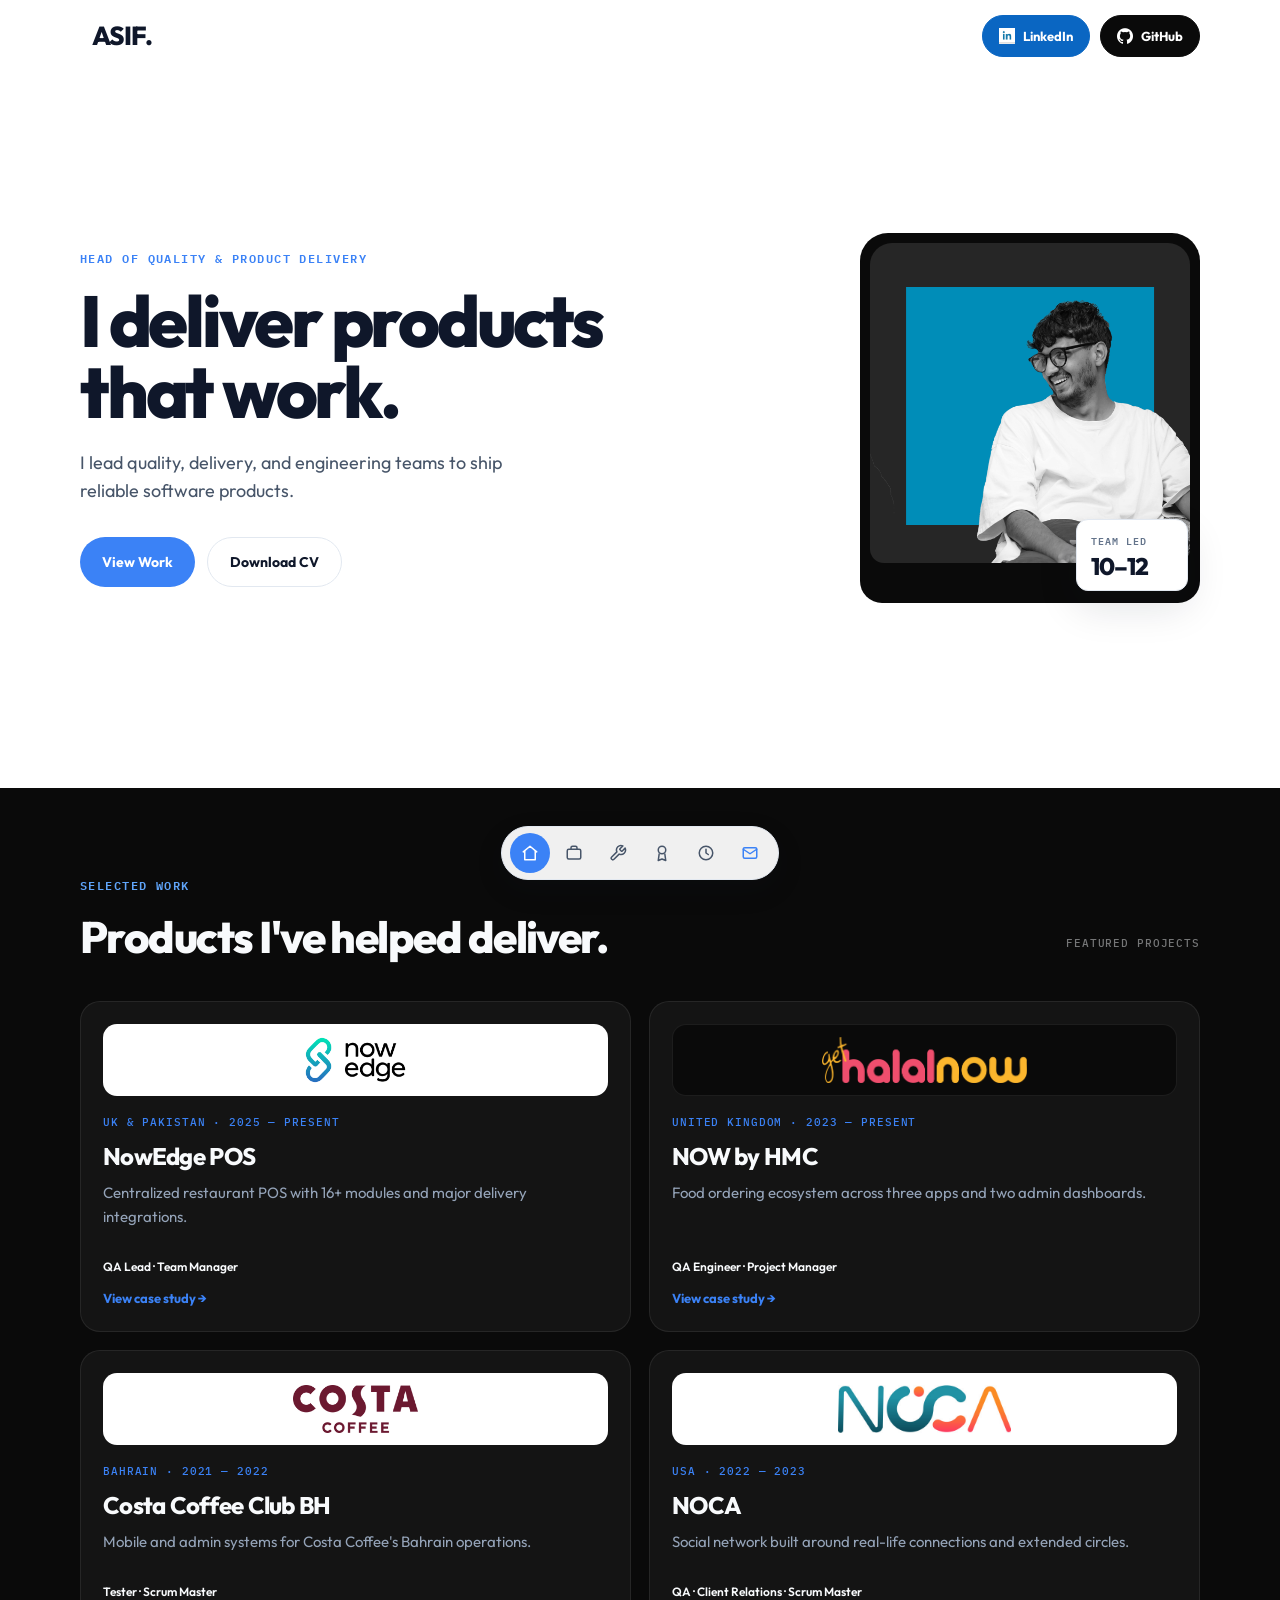
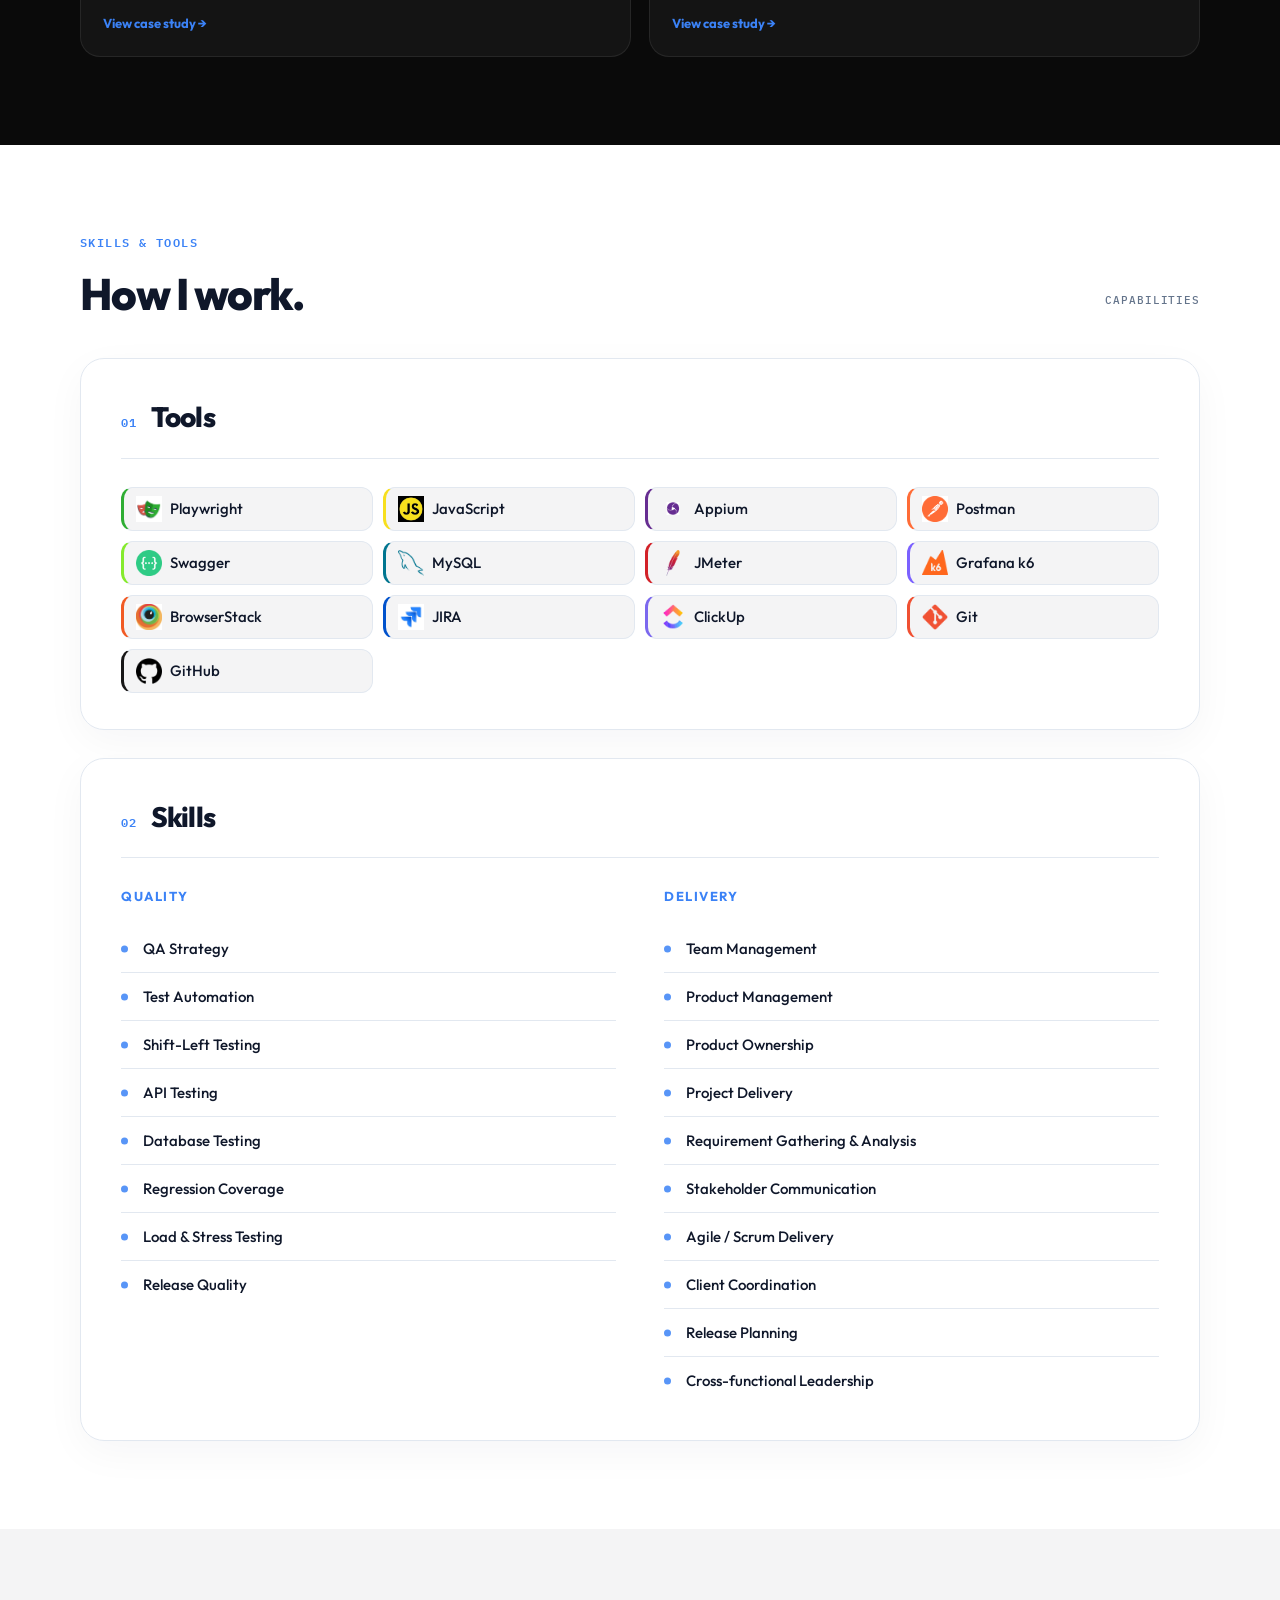
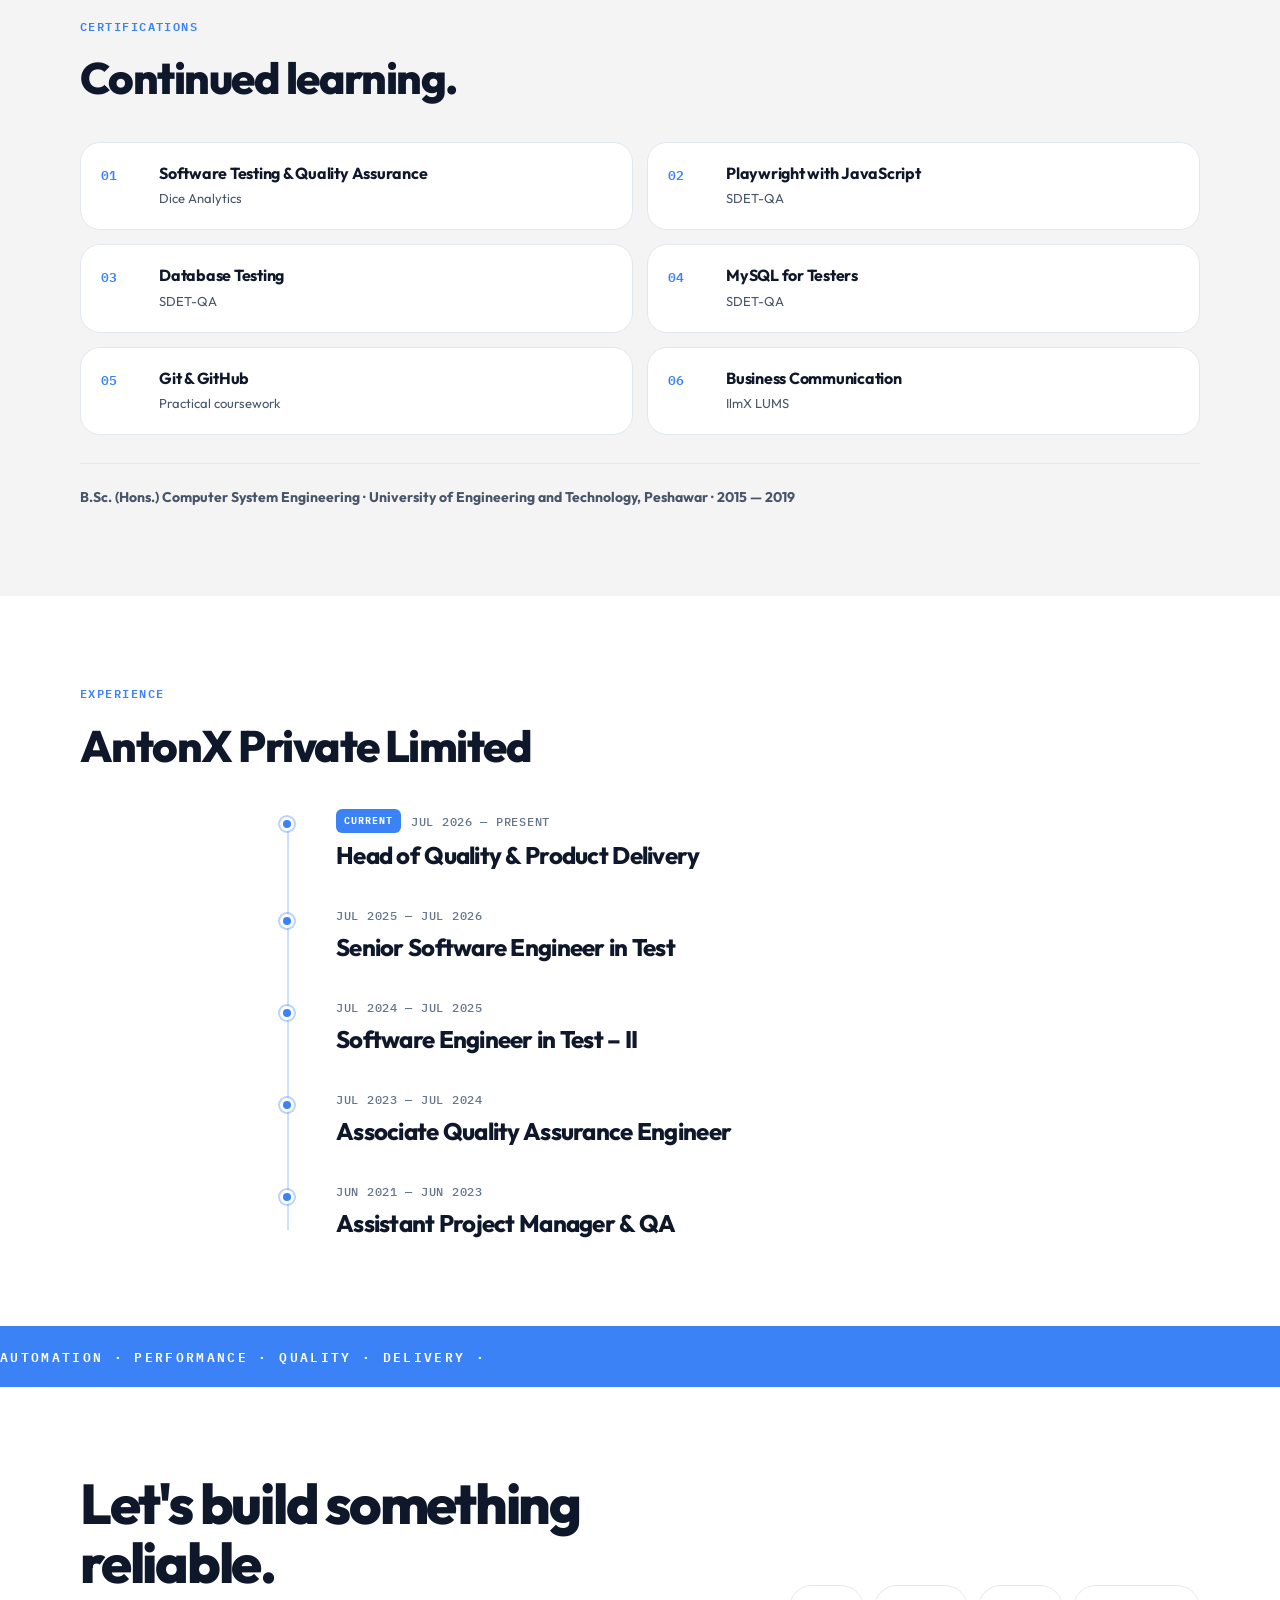
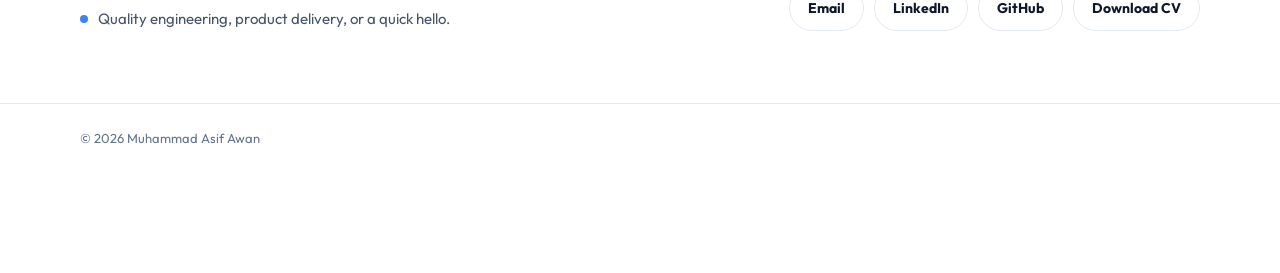
<file: index.html>
<!DOCTYPE html>
<html lang="en">
<head>
    <meta charset="UTF-8">
    <meta name="viewport" content="width=device-width, initial-scale=1.0">
    <link rel="icon" type="image/png" href="favicon.png">

    <title>Muhammad Asif Awan | Head of Quality & Product Delivery</title>

    <meta name="description"
          content="Muhammad Asif Awan — Head of Quality & Product Delivery specializing in Quality Engineering, Test Automation, Product Delivery and Team Leadership.">

    <link rel="preconnect" href="https://fonts.googleapis.com">
    <link rel="preconnect" href="https://fonts.gstatic.com" crossorigin>
    <link href="https://fonts.googleapis.com/css2?family=IBM+Plex+Mono:wght@400;500;600&family=Outfit:wght@400;500;600;700;800&display=swap"
          rel="stylesheet">

    <link rel="stylesheet" href="style.css">
</head>

<body>

<header class="navbar">
    <div class="nav-container top-bar">

        <a href="#home" class="logo">ASIF.</a>

        <div class="top-socials">
            <a href="https://www.linkedin.com/in/asif925/"
               target="_blank"
               rel="noopener noreferrer"
               class="top-social-btn top-social-btn--linkedin">
                <img src="LinkedIn.png" alt="" width="16" height="16">
                LinkedIn
            </a>
            <a href="https://github.com/asifaims"
               target="_blank"
               rel="noopener noreferrer"
               class="top-social-btn top-social-btn--github">
                <img src="github.png" alt="" width="16" height="16">
                GitHub
            </a>
        </div>

        <button class="menu-toggle"
                type="button"
                aria-label="Open navigation"
                aria-expanded="false"
                aria-controls="mobile-menu">
            <span></span>
            <span></span>
            <span></span>
        </button>

    </div>

    <nav class="side-nav" aria-label="Primary">
        <a href="#home" class="side-nav-link is-active" data-section="home" title="Home" aria-label="Home">
            <svg viewBox="0 0 24 24" width="18" height="18" aria-hidden="true" fill="none" stroke="currentColor" stroke-width="2" stroke-linecap="round" stroke-linejoin="round"><path d="M3 10.5 12 3l9 7.5"/><path d="M5 9.5V21h14V9.5"/></svg>
        </a>
        <a href="#work" class="side-nav-link" data-section="work" title="Work" aria-label="Work">
            <svg viewBox="0 0 24 24" width="18" height="18" aria-hidden="true" fill="none" stroke="currentColor" stroke-width="2" stroke-linecap="round" stroke-linejoin="round"><rect x="3" y="7" width="18" height="13" rx="2"/><path d="M8 7V5a2 2 0 0 1 2-2h4a2 2 0 0 1 2 2v2"/></svg>
        </a>
        <a href="#skills" class="side-nav-link" data-section="skills" title="Skills" aria-label="Skills">
            <svg viewBox="0 0 24 24" width="18" height="18" aria-hidden="true" fill="none" stroke="currentColor" stroke-width="2" stroke-linecap="round" stroke-linejoin="round"><path d="M14.7 6.3a1 1 0 0 0 0 1.4l1.6 1.6a1 1 0 0 0 1.4 0l3.77-3.77a6 6 0 0 1-7.94 7.94l-6.91 6.91a2.12 2.12 0 0 1-3-3l6.91-6.91a6 6 0 0 1 7.94-7.94l-3.76 3.76z"/></svg>
        </a>
        <a href="#certifications" class="side-nav-link" data-section="certifications" title="Certifications" aria-label="Certifications">
            <svg viewBox="0 0 24 24" width="18" height="18" aria-hidden="true" fill="none" stroke="currentColor" stroke-width="2" stroke-linecap="round" stroke-linejoin="round"><circle cx="12" cy="8" r="5"/><path d="M8.2 13.5 7 22l5-2 5 2-1.2-8.5"/></svg>
        </a>
        <a href="#experience" class="side-nav-link" data-section="experience" title="Experience" aria-label="Experience">
            <svg viewBox="0 0 24 24" width="18" height="18" aria-hidden="true" fill="none" stroke="currentColor" stroke-width="2" stroke-linecap="round" stroke-linejoin="round"><circle cx="12" cy="12" r="9"/><path d="M12 7v5l3 2"/></svg>
        </a>
        <a href="#contact" class="side-nav-link side-nav-cta" data-section="contact" title="Contact" aria-label="Contact">
            <svg viewBox="0 0 24 24" width="18" height="18" aria-hidden="true" fill="none" stroke="currentColor" stroke-width="2" stroke-linecap="round" stroke-linejoin="round"><rect x="3" y="5" width="18" height="14" rx="2"/><path d="m3 7 9 6 9-6"/></svg>
        </a>
    </nav>

    <nav class="mobile-nav" id="mobile-menu">
        <a href="#work">Work</a>
        <a href="#skills">Skills</a>
        <a href="#certifications">Certifications</a>
        <a href="#experience">Experience</a>
        <a href="#contact">Contact</a>
        <a href="https://www.linkedin.com/in/asif925/"
           target="_blank"
           rel="noopener noreferrer">LinkedIn</a>
        <a href="https://github.com/asifaims"
           target="_blank"
           rel="noopener noreferrer">GitHub</a>
    </nav>
</header>


<main>

    <!-- Hero -->
    <section id="home" class="hero">
        <div class="hero-layout">

            <div class="hero-copy reveal-on-load">
                <p class="eyebrow">Head of Quality & Product Delivery</p>

                <h1 class="hero-name">
                    <span>I deliver products</span>
                    <span>that work.</span>
                </h1>

                <p class="hero-description">
                    I lead quality, delivery, and engineering teams to ship
                    reliable software products.
                </p>

                <div class="hero-actions">
                    <a href="#work" class="button primary">View Work</a>
                    <a href="Muhammad Asif Awan - SQA Engineer.pdf"
                       class="button secondary"
                       download>Download CV</a>
                </div>
            </div>

            <div class="hero-visual reveal-on-load reveal-delay">
                <div class="hero-portrait-frame">
                    <img src="Me.png"
                         alt="Muhammad Asif Awan"
                         width="900"
                         height="1100">
                </div>
                <div class="metric-badge">
                    <span class="metric-label">Team led</span>
                    <strong class="metric-value">10–12</strong>
                </div>
            </div>

        </div>
    </section>


    <!-- Selected Work -->
    <section id="work" class="section work-section reveal">
        <div class="work-band">
            <div class="container">

                <div class="section-heading split">
                    <div>
                        <p class="eyebrow">Selected Work</p>
                        <h2>Products I've helped deliver.</h2>
                    </div>
                    <p class="section-tag">Featured Projects</p>
                </div>

                <div class="project-grid">

                    <a href="nowedge.html" class="project-card">
                        <div class="project-logo">
                            <img src="NowEdge.jpg" alt="NowEdge logo" width="200" height="80">
                        </div>
                        <p class="project-market">UK & Pakistan · 2025 — Present</p>
                        <h3>NowEdge POS</h3>
                        <p>Centralized restaurant POS with 16+ modules and major delivery integrations.</p>
                        <div class="project-role">QA Lead · Team Manager</div>
                        <span class="project-link">View case study →</span>
                    </a>

                    <a href="now.html" class="project-card">
                        <div class="project-logo project-logo--dark">
                            <img src="HalalNow.png" alt="NOW by HMC logo" width="200" height="80">
                        </div>
                        <p class="project-market">United Kingdom · 2023 — Present</p>
                        <h3>NOW by HMC</h3>
                        <p>Food ordering ecosystem across three apps and two admin dashboards.</p>
                        <div class="project-role">QA Engineer · Project Manager</div>
                        <span class="project-link">View case study →</span>
                    </a>

                    <a href="costa.html" class="project-card">
                        <div class="project-logo">
                            <img src="Costa.jpg" alt="Costa Coffee logo" width="200" height="80">
                        </div>
                        <p class="project-market">Bahrain · 2021 — 2022</p>
                        <h3>Costa Coffee Club BH</h3>
                        <p>Mobile and admin systems for Costa Coffee's Bahrain operations.</p>
                        <div class="project-role">Tester · Scrum Master</div>
                        <span class="project-link">View case study →</span>
                    </a>

                    <a href="noca.html" class="project-card">
                        <div class="project-logo">
                            <img src="Noca.jpg" alt="NOCA logo" width="200" height="80">
                        </div>
                        <p class="project-market">USA · 2022 — 2023</p>
                        <h3>NOCA</h3>
                        <p>Social network built around real-life connections and extended circles.</p>
                        <div class="project-role">QA · Client Relations · Scrum Master</div>
                        <span class="project-link">View case study →</span>
                    </a>

                </div>
            </div>
        </div>
    </section>


    <!-- Skills & Tools -->
    <section id="skills" class="section reveal">
        <div class="container">

            <div class="section-heading split">
                <div>
                    <p class="eyebrow">Skills & Tools</p>
                    <h2>How I work.</h2>
                </div>
                <p class="section-tag">Capabilities</p>
            </div>

            <div class="capabilities">

                <!-- Tools -->
                <div class="capabilities-block">
                    <div class="capabilities-label">
                        <span>01</span>
                        <h3>Tools</h3>
                    </div>

                    <div class="tools-panel">
                        <span class="tool-pill tool-pill--playwright">
                            <img src="Assets/Playwright.png" alt="" width="26" height="26">
                            Playwright
                        </span>
                        <span class="tool-pill tool-pill--javascript">
                            <img src="Assets/JavaScript.png" alt="" width="26" height="26">
                            JavaScript
                        </span>
                        <span class="tool-pill tool-pill--appium">
                            <img src="Assets/Appium.png" alt="" width="26" height="26">
                            Appium
                        </span>
                        <span class="tool-pill tool-pill--postman">
                            <img src="Assets/Postman.png" alt="" width="26" height="26">
                            Postman
                        </span>
                        <span class="tool-pill tool-pill--swagger">
                            <img src="Assets/Swagger.png" alt="" width="26" height="26">
                            Swagger
                        </span>
                        <span class="tool-pill tool-pill--mysql">
                            <img src="Assets/MySQL.png" alt="" width="26" height="26">
                            MySQL
                        </span>
                        <span class="tool-pill tool-pill--jmeter">
                            <img src="Assets/JMeter.png" alt="" width="26" height="26">
                            JMeter
                        </span>
                        <span class="tool-pill tool-pill--k6">
                            <img src="Assets/Grafanak6.png" alt="" width="26" height="26">
                            Grafana k6
                        </span>
                        <span class="tool-pill tool-pill--browserstack">
                            <img src="Assets/BrowserStack.png" alt="" width="26" height="26">
                            BrowserStack
                        </span>
                        <span class="tool-pill tool-pill--jira">
                            <img src="Assets/Jira.png" alt="" width="26" height="26">
                            JIRA
                        </span>
                        <span class="tool-pill tool-pill--clickup">
                            <img src="Assets/Clickup.png" alt="" width="26" height="26">
                            ClickUp
                        </span>
                        <span class="tool-pill tool-pill--git">
                            <img src="Assets/Git.png" alt="" width="26" height="26">
                            Git
                        </span>
                        <span class="tool-pill tool-pill--github">
                            <img src="Assets/Github.png" alt="" width="26" height="26">
                            GitHub
                        </span>
                    </div>
                </div>

                <!-- Skills -->
                <div class="capabilities-block">
                    <div class="capabilities-label">
                        <span>02</span>
                        <h3>Skills</h3>
                    </div>

                    <div class="skills-columns">

                        <article class="skill-column">
                            <h4>Quality</h4>
                            <ul class="skill-list">
                                <li>QA Strategy</li>
                                <li>Test Automation</li>
                                <li>Shift-Left Testing</li>
                                <li>API Testing</li>
                                <li>Database Testing</li>
                                <li>Regression Coverage</li>
                                <li>Load & Stress Testing</li>
                                <li>Release Quality</li>
                            </ul>
                        </article>

                        <article class="skill-column">
                            <h4>Delivery</h4>
                            <ul class="skill-list">
                                <li>Team Management</li>
                                <li>Product Management</li>
                                <li>Product Ownership</li>
                                <li>Project Delivery</li>
                                <li>Requirement Gathering & Analysis</li>
                                <li>Stakeholder Communication</li>
                                <li>Agile / Scrum Delivery</li>
                                <li>Client Coordination</li>
                                <li>Release Planning</li>
                                <li>Cross-functional Leadership</li>
                            </ul>
                        </article>

                    </div>
                </div>

            </div>
        </div>
    </section>


    <!-- Certifications -->
    <section id="certifications" class="section section-alt reveal">
        <div class="container">

            <div class="section-heading">
                <p class="eyebrow">Certifications</p>
                <h2>Continued learning.</h2>
            </div>

            <div class="cert-grid">

                <div class="cert-item">
                    <span class="cert-number">01</span>
                    <div>
                        <h3>Software Testing & Quality Assurance</h3>
                        <p>Dice Analytics</p>
                    </div>
                </div>

                <div class="cert-item">
                    <span class="cert-number">02</span>
                    <div>
                        <h3>Playwright with JavaScript</h3>
                        <p>SDET-QA</p>
                    </div>
                </div>

                <div class="cert-item">
                    <span class="cert-number">03</span>
                    <div>
                        <h3>Database Testing</h3>
                        <p>SDET-QA</p>
                    </div>
                </div>

                <div class="cert-item">
                    <span class="cert-number">04</span>
                    <div>
                        <h3>MySQL for Testers</h3>
                        <p>SDET-QA</p>
                    </div>
                </div>

                <div class="cert-item">
                    <span class="cert-number">05</span>
                    <div>
                        <h3>Git & GitHub</h3>
                        <p>Practical coursework</p>
                    </div>
                </div>

                <div class="cert-item">
                    <span class="cert-number">06</span>
                    <div>
                        <h3>Business Communication</h3>
                        <p>IlmX LUMS</p>
                    </div>
                </div>

            </div>

            <h2 class="education-note">
                B.Sc. (Hons.) Computer System Engineering ·
                University of Engineering and Technology, Peshawar · 2015 — 2019
            </h2>

        </div>
    </section>


    <!-- Experience -->
    <section id="experience" class="section reveal">
        <div class="container">

            <div class="section-heading">
                <p class="eyebrow">Experience</p>
                <h2>AntonX Private Limited</h2>
            </div>

            <div class="exp-timeline">

                <article class="exp-item">
                    <div class="exp-marker" aria-hidden="true"></div>
                    <div class="exp-body">
                        <p class="exp-phase">
                            <span class="current-label">Current</span>
                            Jul 2026 — Present
                        </p>
                        <h3>Head of Quality & Product Delivery</h3>
                    </div>
                </article>

                <article class="exp-item">
                    <div class="exp-marker" aria-hidden="true"></div>
                    <div class="exp-body">
                        <p class="exp-phase">Jul 2025 — Jul 2026</p>
                        <h3>Senior Software Engineer in Test</h3>
                    </div>
                </article>

                <article class="exp-item">
                    <div class="exp-marker" aria-hidden="true"></div>
                    <div class="exp-body">
                        <p class="exp-phase">Jul 2024 — Jul 2025</p>
                        <h3>Software Engineer in Test – II</h3>
                    </div>
                </article>

                <article class="exp-item">
                    <div class="exp-marker" aria-hidden="true"></div>
                    <div class="exp-body">
                        <p class="exp-phase">Jul 2023 — Jul 2024</p>
                        <h3>Associate Quality Assurance Engineer</h3>
                    </div>
                </article>

                <article class="exp-item">
                    <div class="exp-marker" aria-hidden="true"></div>
                    <div class="exp-body">
                        <p class="exp-phase">Jun 2021 — Jun 2023</p>
                        <h3>Assistant Project Manager & QA</h3>
                    </div>
                </article>

            </div>
        </div>
    </section>


    <!-- Marquee (visual separator) -->
    <div class="marquee" aria-hidden="true">
        <div class="marquee-track">
            <span>AUTOMATION · PERFORMANCE · QUALITY · DELIVERY · </span>

        </div>
    </div>


    <!-- Contact -->
    <section id="contact" class="section contact-section reveal">
        <div class="container contact-layout">

            <div class="contact-identity">
                <h2 class="contact-name">Let's build something reliable.</h2>
                <p class="contact-status">
                    <span class="status-dot" aria-hidden="true"></span>
                    Quality engineering, product delivery, or a quick hello.
                </p>
            </div>

            <div class="contact-links">
                <a href="mailto:asifmuh001@gmail.com">Email</a>
                <a href="https://www.linkedin.com/in/asif925/"
                   target="_blank"
                   rel="noopener noreferrer">LinkedIn</a>
                <a href="https://github.com/asifaims"
                   target="_blank"
                   rel="noopener noreferrer">GitHub</a>
                <a href="Muhammad Asif Awan - SQA Engineer.pdf" download>Download CV</a>
            </div>

        </div>
    </section>

</main>


<footer>
    <div class="container">
        <p>© 2026 Muhammad Asif Awan</p>
    </div>
</footer>

<script>
    const menuToggle = document.querySelector(".menu-toggle");
    const mobileNav = document.querySelector(".mobile-nav");

    menuToggle.addEventListener("click", () => {
        const isOpen = menuToggle.classList.toggle("open");
        mobileNav.classList.toggle("open", isOpen);
        menuToggle.setAttribute("aria-expanded", isOpen);
        menuToggle.setAttribute(
            "aria-label",
            isOpen ? "Close navigation" : "Open navigation"
        );
    });

    document.querySelectorAll(".mobile-nav a").forEach(link => {
        link.addEventListener("click", () => {
            menuToggle.classList.remove("open");
            mobileNav.classList.remove("open");
            menuToggle.setAttribute("aria-expanded", "false");
            menuToggle.setAttribute("aria-label", "Open navigation");
        });
    });

    const revealEls = document.querySelectorAll(".reveal");
    if ("IntersectionObserver" in window) {
        const observer = new IntersectionObserver(
            (entries) => {
                entries.forEach((entry) => {
                    if (entry.isIntersecting) {
                        entry.target.classList.add("is-visible");
                        observer.unobserve(entry.target);
                    }
                });
            },
            { threshold: 0.12, rootMargin: "0px 0px -40px 0px" }
        );
        revealEls.forEach((el) => observer.observe(el));
    } else {
        revealEls.forEach((el) => el.classList.add("is-visible"));
    }

    const sideLinks = document.querySelectorAll(".side-nav-link");
    const sectionIds = ["home", "work", "skills", "certifications", "experience", "contact"];

    function setActiveSection(current) {
        sideLinks.forEach((link) => {
            link.classList.toggle("is-active", link.dataset.section === current);
        });
    }

    function updateActiveSideNav() {
        const scrollBottom = window.scrollY + window.innerHeight;
        const docHeight = Math.max(
            document.body.scrollHeight,
            document.documentElement.scrollHeight
        );

        // Contact is short and near the page end — force it when near bottom
        if (docHeight - scrollBottom < 160) {
            setActiveSection("contact");
            return;
        }

        const marker = window.innerHeight * 0.4;
        let current = sectionIds[0];

        for (const id of sectionIds) {
            const section = document.getElementById(id);
            if (!section) continue;
            if (section.getBoundingClientRect().top <= marker) {
                current = id;
            }
        }

        setActiveSection(current);
    }

    sideLinks.forEach((link) => {
        link.addEventListener("click", () => {
            const id = link.dataset.section;
            if (id) setActiveSection(id);
        });
    });

    window.addEventListener("scroll", updateActiveSideNav, { passive: true });
    window.addEventListener("resize", updateActiveSideNav);
    updateActiveSideNav();
</script>

</body>
</html>
</file>
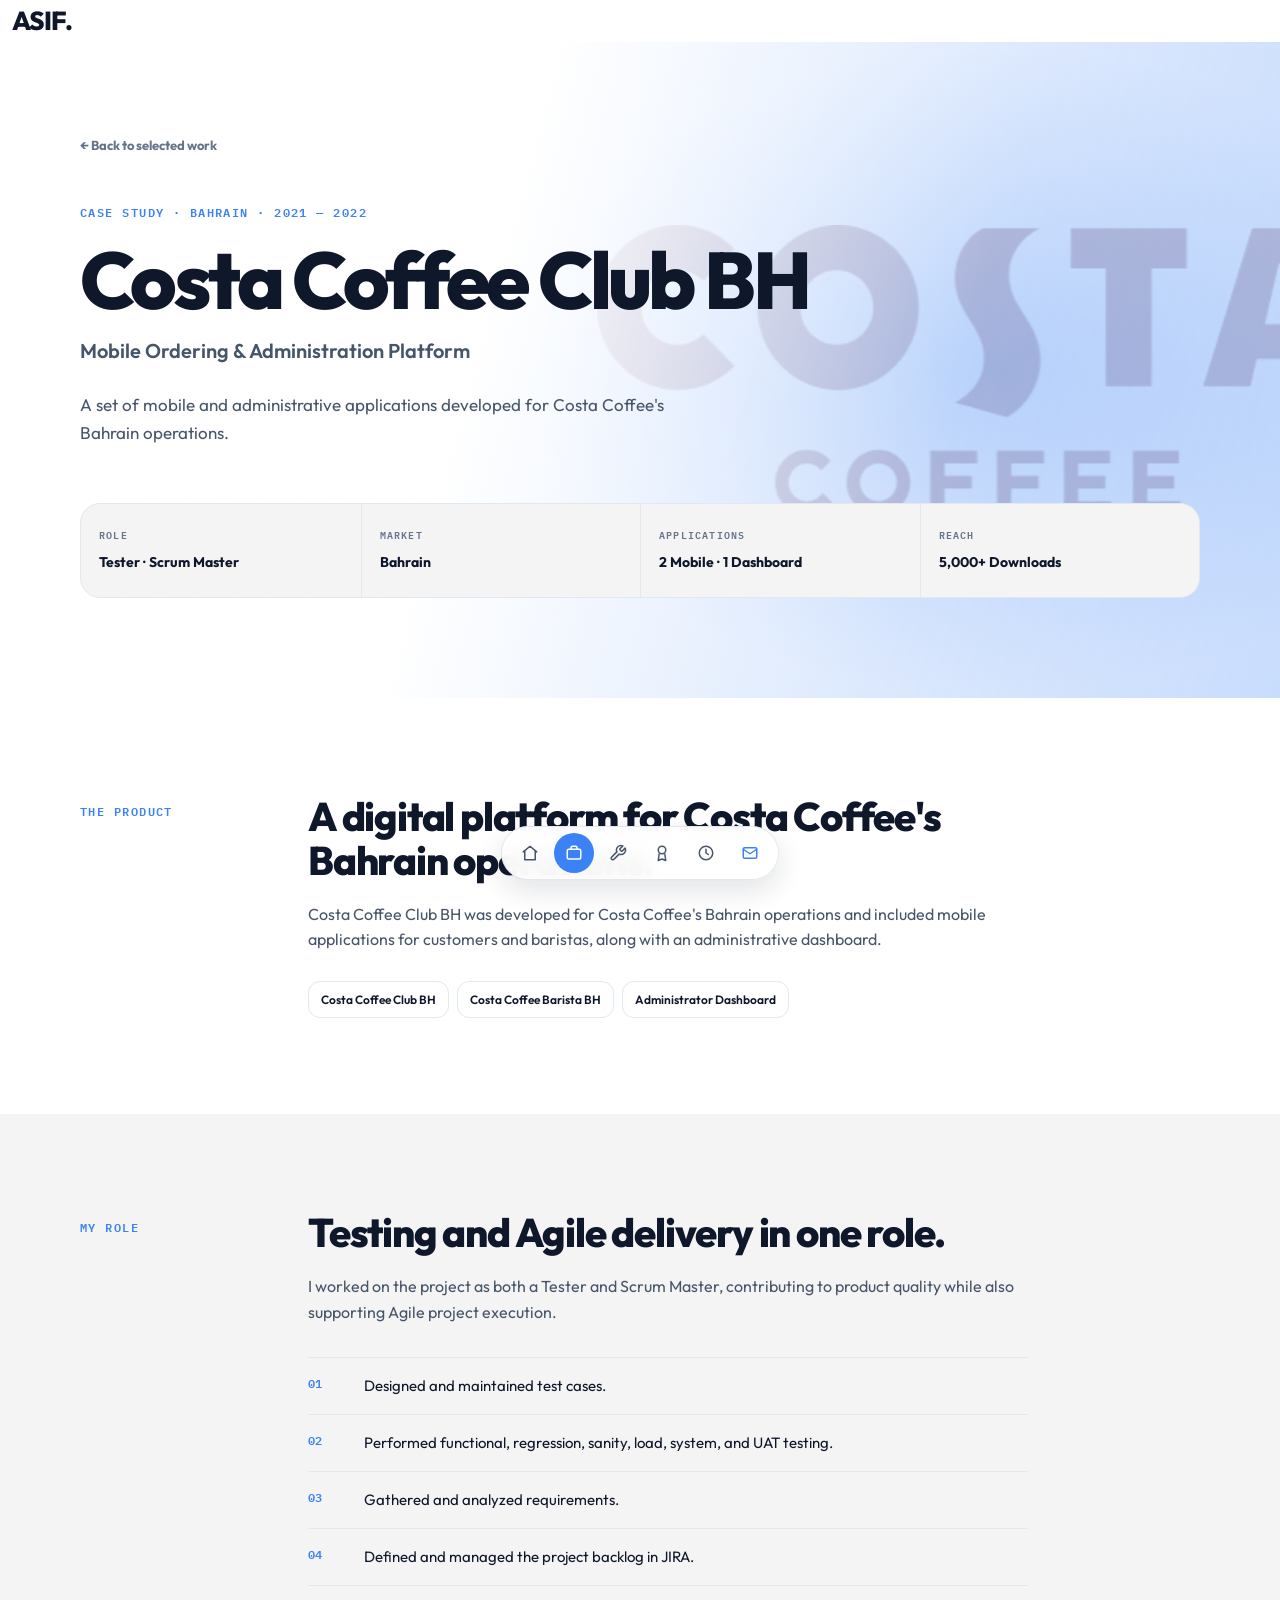
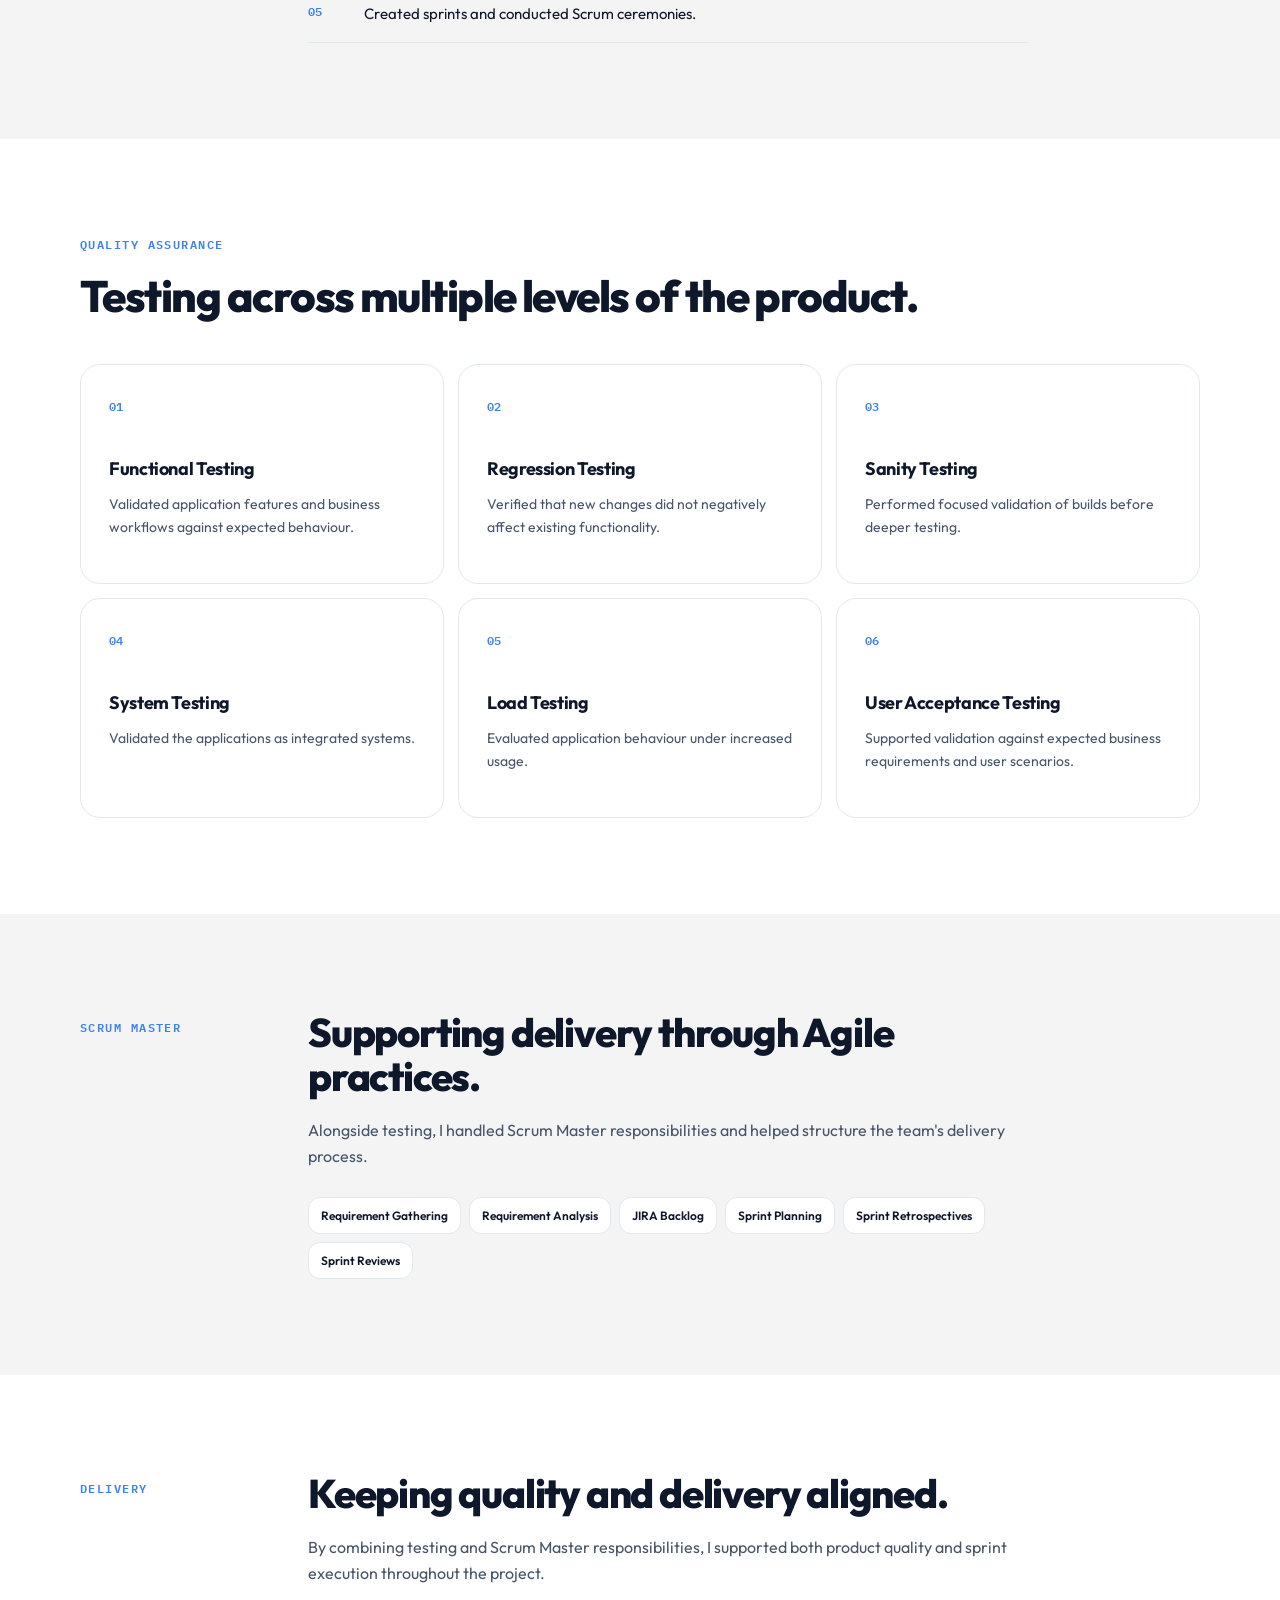
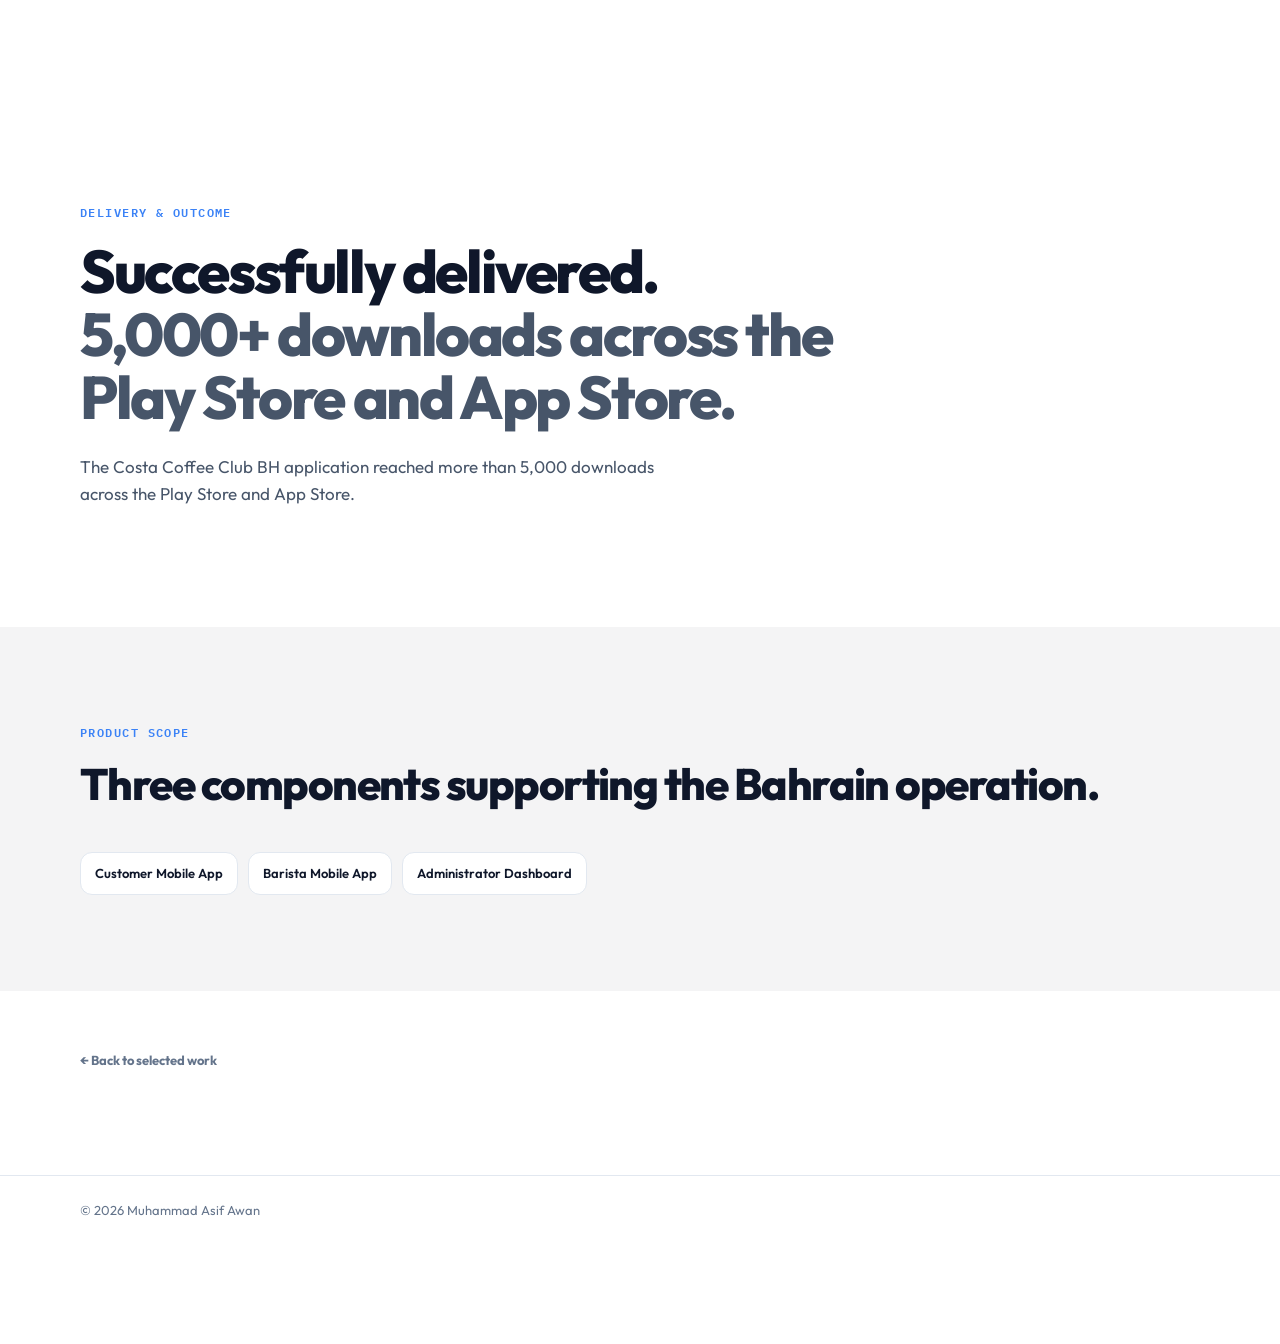
<file: costa.html>
<!DOCTYPE html>
<html lang="en">
<head>
    <meta charset="UTF-8">
    <meta name="viewport" content="width=device-width, initial-scale=1.0">

    <title>Costa Coffee Club BH | Muhammad Asif Awan</title>

    <meta
        name="description"
        content="Case study of Costa Coffee Club BH — a mobile and administrative platform delivered for Costa Coffee's Bahrain operations."
    >

    <link rel="preconnect" href="https://fonts.googleapis.com">
    <link rel="preconnect" href="https://fonts.gstatic.com" crossorigin>

    <link
        href="https://fonts.googleapis.com/css2?family=IBM+Plex+Mono:wght@400;500;600&family=Outfit:wght@400;500;600;700;800&display=swap"
        rel="stylesheet"
    >

    <link rel="icon" type="image/png" href="favicon.png">

    <link rel="stylesheet" href="style.css">
    <link rel="stylesheet" href="costa.css">
</head>

<body>

    <header class="navbar">
        <div class="nav-container">

            <a href="index.html" class="logo">ASIF.</a>

            <button class="menu-toggle"
                    type="button"
                    aria-label="Open navigation"
                    aria-expanded="false"
                    aria-controls="mobile-menu">
                <span></span>
                <span></span>
                <span></span>
            </button>

        </div>

        <nav class="side-nav" aria-label="Primary">
            <a href="index.html#home" class="side-nav-link" title="Home" aria-label="Home">
                <svg viewBox="0 0 24 24" width="18" height="18" aria-hidden="true" fill="none" stroke="currentColor" stroke-width="2" stroke-linecap="round" stroke-linejoin="round"><path d="M3 10.5 12 3l9 7.5"/><path d="M5 9.5V21h14V9.5"/></svg>
            </a>
            <a href="index.html#work" class="side-nav-link is-active" title="Work" aria-label="Work">
                <svg viewBox="0 0 24 24" width="18" height="18" aria-hidden="true" fill="none" stroke="currentColor" stroke-width="2" stroke-linecap="round" stroke-linejoin="round"><rect x="3" y="7" width="18" height="13" rx="2"/><path d="M8 7V5a2 2 0 0 1 2-2h4a2 2 0 0 1 2 2v2"/></svg>
            </a>
            <a href="index.html#skills" class="side-nav-link" title="Skills" aria-label="Skills">
                <svg viewBox="0 0 24 24" width="18" height="18" aria-hidden="true" fill="none" stroke="currentColor" stroke-width="2" stroke-linecap="round" stroke-linejoin="round"><path d="M14.7 6.3a1 1 0 0 0 0 1.4l1.6 1.6a1 1 0 0 0 1.4 0l3.77-3.77a6 6 0 0 1-7.94 7.94l-6.91 6.91a2.12 2.12 0 0 1-3-3l6.91-6.91a6 6 0 0 1 7.94-7.94l-3.76 3.76z"/></svg>
            </a>
            <a href="index.html#certifications" class="side-nav-link" title="Certifications" aria-label="Certifications">
                <svg viewBox="0 0 24 24" width="18" height="18" aria-hidden="true" fill="none" stroke="currentColor" stroke-width="2" stroke-linecap="round" stroke-linejoin="round"><circle cx="12" cy="8" r="5"/><path d="M8.2 13.5 7 22l5-2 5 2-1.2-8.5"/></svg>
            </a>
            <a href="index.html#experience" class="side-nav-link" title="Experience" aria-label="Experience">
                <svg viewBox="0 0 24 24" width="18" height="18" aria-hidden="true" fill="none" stroke="currentColor" stroke-width="2" stroke-linecap="round" stroke-linejoin="round"><circle cx="12" cy="12" r="9"/><path d="M12 7v5l3 2"/></svg>
            </a>
            <a href="index.html#contact" class="side-nav-link side-nav-cta" title="Contact" aria-label="Contact">
                <svg viewBox="0 0 24 24" width="18" height="18" aria-hidden="true" fill="none" stroke="currentColor" stroke-width="2" stroke-linecap="round" stroke-linejoin="round"><rect x="3" y="5" width="18" height="14" rx="2"/><path d="m3 7 9 6 9-6"/></svg>
            </a>
        </nav>

        <nav class="mobile-nav" id="mobile-menu">
            <a href="index.html#work">Work</a>
            <a href="index.html#skills">Skills</a>
            <a href="index.html#certifications">Certifications</a>
            <a href="index.html#experience">Experience</a>
            <a href="index.html#contact">Contact</a>
        </nav>
    </header>


    <main>

        <!-- Case Study Hero -->
        <section class="case-hero">
            <div class="case-hero-bg" aria-hidden="true">
                <img src="Costa.jpg" alt="">
            </div>
            <div class="container">

                <a href="index.html#work" class="back-link">
                    ← Back to selected work
                </a>

                <p class="eyebrow">
                    CASE STUDY · BAHRAIN · 2021 — 2022
                </p>

                <h1>Costa Coffee Club BH</h1>

                <p class="case-subtitle">
                    Mobile Ordering & Administration Platform
                </p>

                <p class="case-intro">
                    A set of mobile and administrative applications developed
                    for Costa Coffee's Bahrain operations.
                </p>

                <div class="case-meta">

                    <div class="meta-item">
                        <span>ROLE</span>
                        <strong>Tester · Scrum Master</strong>
                    </div>

                    <div class="meta-item">
                        <span>MARKET</span>
                        <strong>Bahrain</strong>
                    </div>

                    <div class="meta-item">
                        <span>APPLICATIONS</span>
                        <strong>2 Mobile · 1 Dashboard</strong>
                    </div>

                    <div class="meta-item">
                        <span>REACH</span>
                        <strong>5,000+ Downloads</strong>
                    </div>

                </div>

            </div>
        </section>


        <!-- Product -->
        <section class="case-section">
            <div class="container case-grid">

                <div class="case-label">
                    <p class="eyebrow">THE PRODUCT</p>
                </div>

                <div class="case-content">

                    <h2>
                        A digital platform for Costa Coffee's Bahrain operations.
                    </h2>

                    <p>
                        Costa Coffee Club BH was developed for Costa Coffee's
                        Bahrain operations and included mobile applications
                        for customers and baristas, along with an
                        administrative dashboard.
                    </p>

                    <div class="module-list">
                        <span>Costa Coffee Club BH</span>
                        <span>Costa Coffee Barista BH</span>
                        <span>Administrator Dashboard</span>
                    </div>

                </div>

            </div>
        </section>


        <!-- My Role -->
        <section class="case-section case-section-alt">
            <div class="container case-grid">

                <div class="case-label">
                    <p class="eyebrow">MY ROLE</p>
                </div>

                <div class="case-content">

                    <h2>
                        Testing and Agile delivery in one role.
                    </h2>

                    <p>
                        I worked on the project as both a Tester and Scrum
                        Master, contributing to product quality while also
                        supporting Agile project execution.
                    </p>

                    <div class="case-list">

                        <div>
                            <span>01</span>
                            <p>Designed and maintained test cases.</p>
                        </div>

                        <div>
                            <span>02</span>
                            <p>Performed functional, regression, sanity, load, system, and UAT testing.</p>
                        </div>

                        <div>
                            <span>03</span>
                            <p>Gathered and analyzed requirements.</p>
                        </div>

                        <div>
                            <span>04</span>
                            <p>Defined and managed the project backlog in JIRA.</p>
                        </div>

                        <div>
                            <span>05</span>
                            <p>Created sprints and conducted Scrum ceremonies.</p>
                        </div>

                    </div>

                </div>

            </div>
        </section>


        <!-- Quality Assurance -->
        <section class="case-section">
            <div class="container">

                <div class="section-heading case-heading">
                    <p class="eyebrow">QUALITY ASSURANCE</p>
                    <h2>
                        Testing across multiple levels of the product.
                    </h2>
                </div>

                <div class="quality-grid">

                    <article class="quality-card">
                        <span class="quality-number">01</span>
                        <h3>Functional Testing</h3>
                        <p>
                            Validated application features and business
                            workflows against expected behaviour.
                        </p>
                    </article>

                    <article class="quality-card">
                        <span class="quality-number">02</span>
                        <h3>Regression Testing</h3>
                        <p>
                            Verified that new changes did not negatively
                            affect existing functionality.
                        </p>
                    </article>

                    <article class="quality-card">
                        <span class="quality-number">03</span>
                        <h3>Sanity Testing</h3>
                        <p>
                            Performed focused validation of builds before
                            deeper testing.
                        </p>
                    </article>

                    <article class="quality-card">
                        <span class="quality-number">04</span>
                        <h3>System Testing</h3>
                        <p>
                            Validated the applications as integrated
                            systems.
                        </p>
                    </article>

                    <article class="quality-card">
                        <span class="quality-number">05</span>
                        <h3>Load Testing</h3>
                        <p>
                            Evaluated application behaviour under increased
                            usage.
                        </p>
                    </article>

                    <article class="quality-card">
                        <span class="quality-number">06</span>
                        <h3>User Acceptance Testing</h3>
                        <p>
                            Supported validation against expected business
                            requirements and user scenarios.
                        </p>
                    </article>

                </div>

            </div>
        </section>


        <!-- Scrum Master -->
        <section class="case-section case-section-alt">
            <div class="container case-grid">

                <div class="case-label">
                    <p class="eyebrow">SCRUM MASTER</p>
                </div>

                <div class="case-content">

                    <h2>
                        Supporting delivery through Agile practices.
                    </h2>

                    <p>
                        Alongside testing, I handled Scrum Master
                        responsibilities and helped structure the team's
                        delivery process.
                    </p>

                    <div class="leadership-points">

                        <span>Requirement Gathering</span>
                        <span>Requirement Analysis</span>
                        <span>JIRA Backlog</span>
                        <span>Sprint Planning</span>
                        <span>Sprint Retrospectives</span>
                        <span>Sprint Reviews</span>

                    </div>

                </div>

            </div>
        </section>


        <!-- Delivery -->
        <section class="case-section">
            <div class="container case-grid">

                <div class="case-label">
                    <p class="eyebrow">DELIVERY</p>
                </div>

                <div class="case-content">

                    <h2>
                        Keeping quality and delivery aligned.
                    </h2>

                    <p>
                        By combining testing and Scrum Master responsibilities,
                        I supported both product quality and sprint execution
                        throughout the project.
                    </p>

                </div>

            </div>
        </section>


        <!-- Outcome -->
        <section class="case-section outcome-section">

            <div class="container">

                <p class="eyebrow">DELIVERY & OUTCOME</p>

                <h2>
                    Successfully delivered.
                    <span>5,000+ downloads across the Play Store and App Store.</span>
                </h2>

                <p>
                    The Costa Coffee Club BH application reached more than
                    5,000 downloads across the Play Store and App Store.
                </p>

            </div>

        </section>


        <!-- Product Scope -->
        <section class="case-section case-section-alt">

            <div class="container">

                <div class="section-heading case-heading">
                    <p class="eyebrow">PRODUCT SCOPE</p>
                    <h2>
                        Three components supporting the Bahrain operation.
                    </h2>
                </div>

                <div class="technology-list">
                    <span>Customer Mobile App</span>
                    <span>Barista Mobile App</span>
                    <span>Administrator Dashboard</span>
                </div>

            </div>

        </section>


        <!-- Back -->
        <section class="case-footer">
            <div class="container">

                <a href="index.html#work" class="back-link">
                    ← Back to selected work
                </a>

            </div>
        </section>

    </main>


    <footer>
        <div class="container">
            <p>© 2026 Muhammad Asif Awan</p>
        </div>
    </footer>

    <script>
    const menuToggle = document.querySelector(".menu-toggle");
    const mobileNav = document.querySelector(".mobile-nav");

    menuToggle.addEventListener("click", () => {
        const isOpen = menuToggle.classList.toggle("open");
        mobileNav.classList.toggle("open", isOpen);
        menuToggle.setAttribute("aria-expanded", isOpen);
        menuToggle.setAttribute(
            "aria-label",
            isOpen ? "Close navigation" : "Open navigation"
        );
    });

    document.querySelectorAll(".mobile-nav a").forEach(link => {
        link.addEventListener("click", () => {
            menuToggle.classList.remove("open");
            mobileNav.classList.remove("open");
            menuToggle.setAttribute("aria-expanded", "false");
            menuToggle.setAttribute("aria-label", "Open navigation");
        });
    });
    </script>

</body>
</html>
</file>
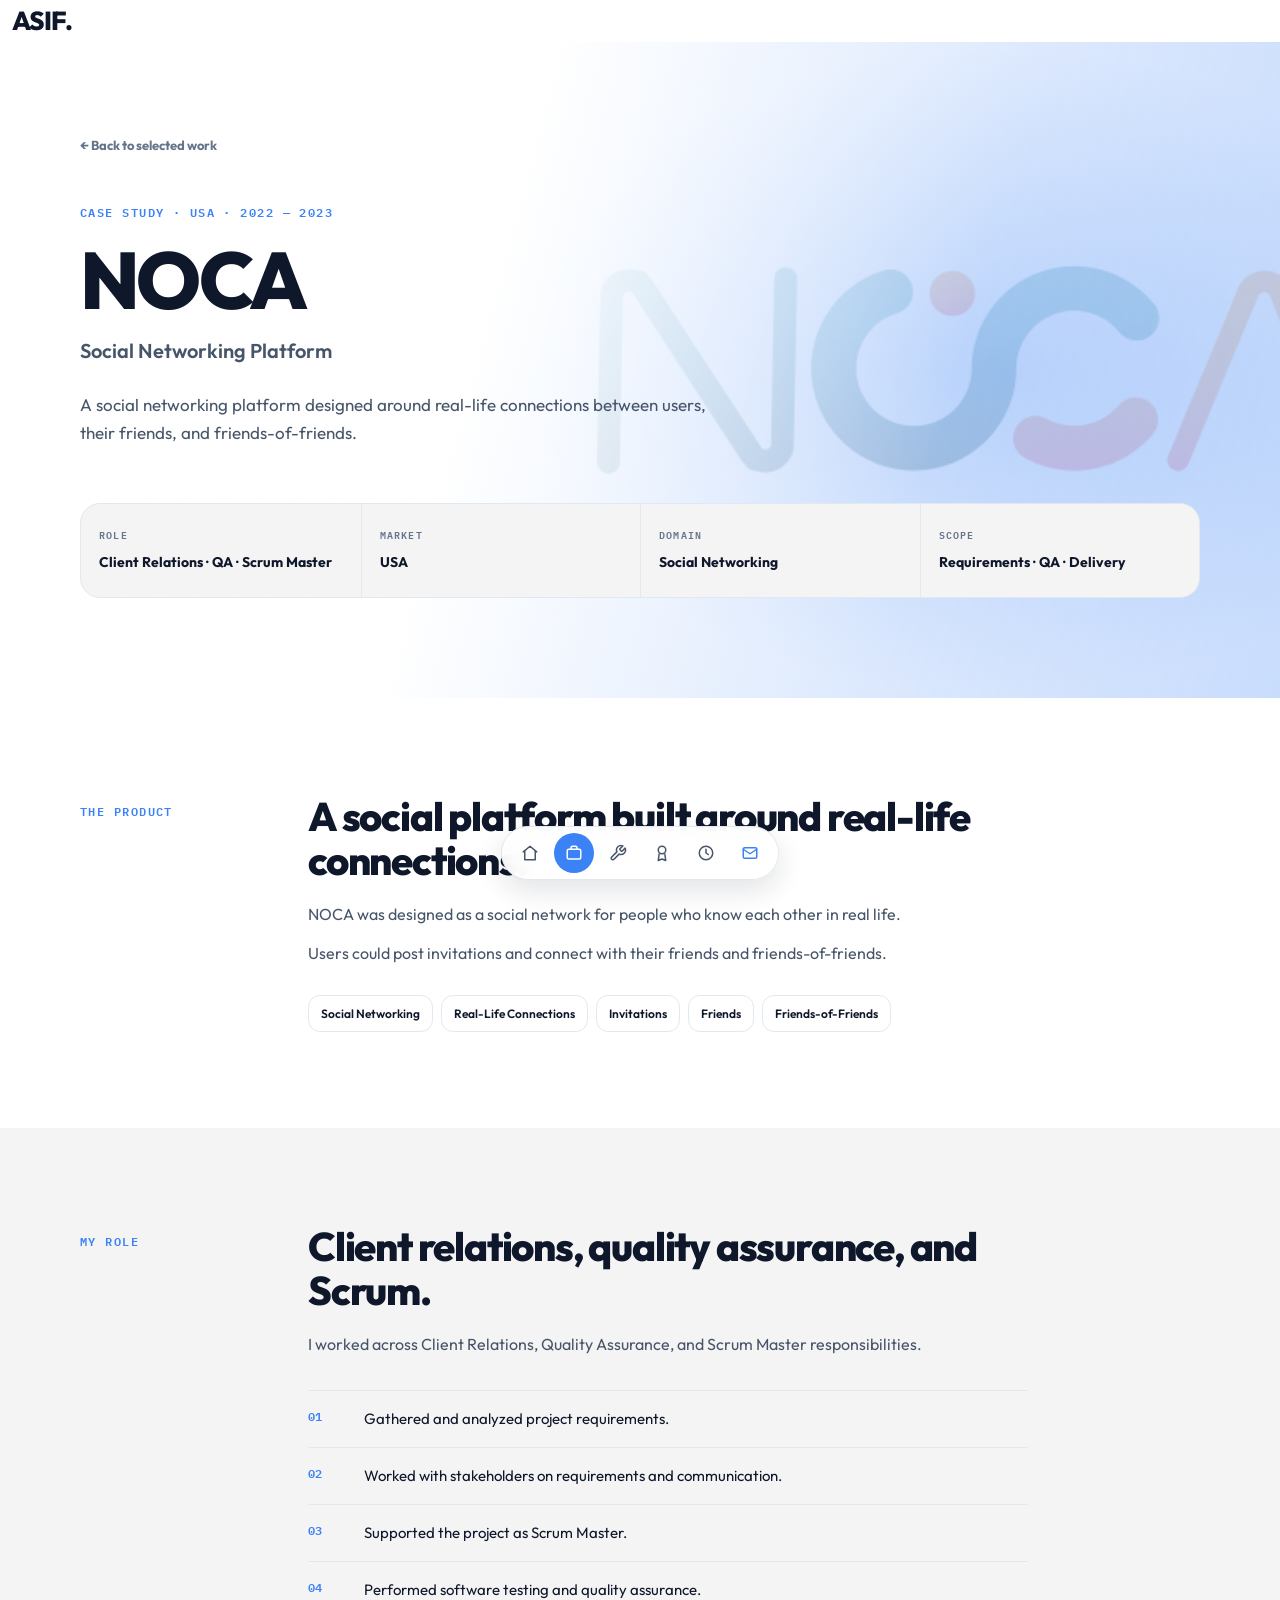
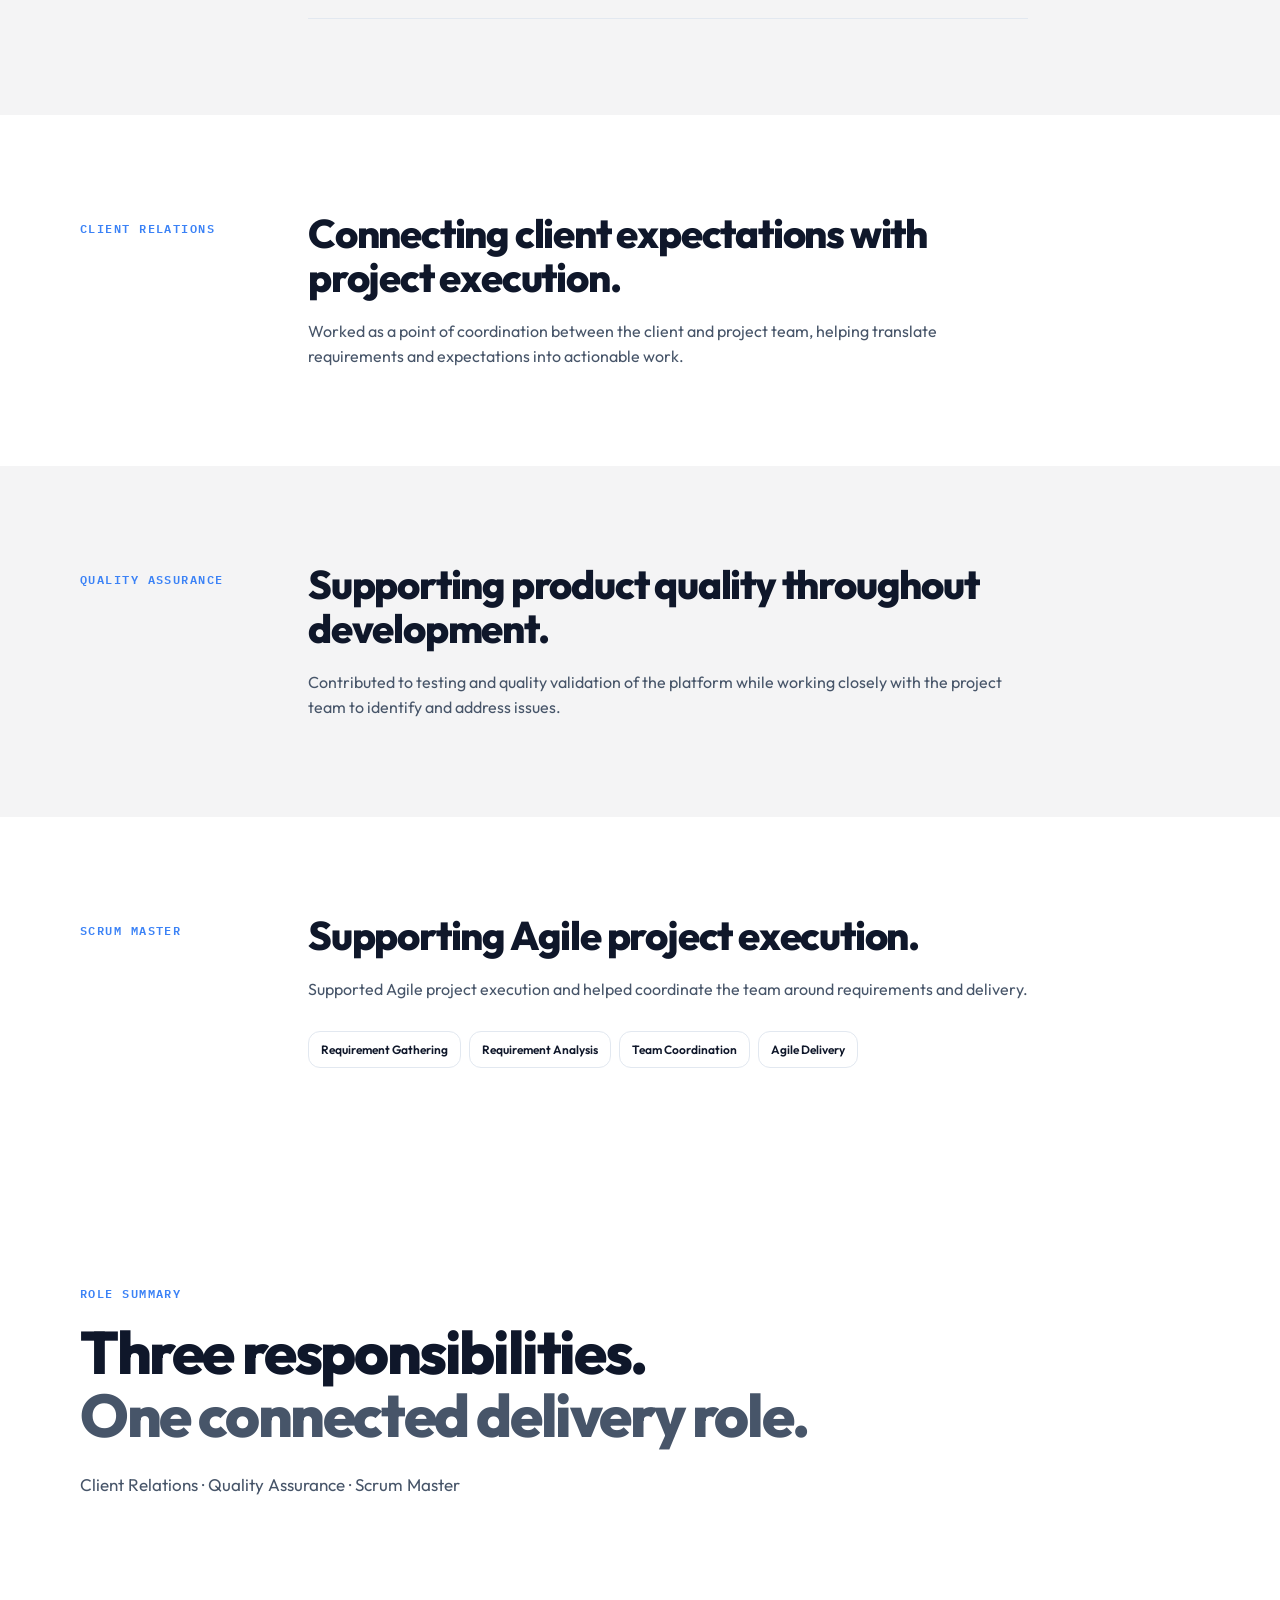
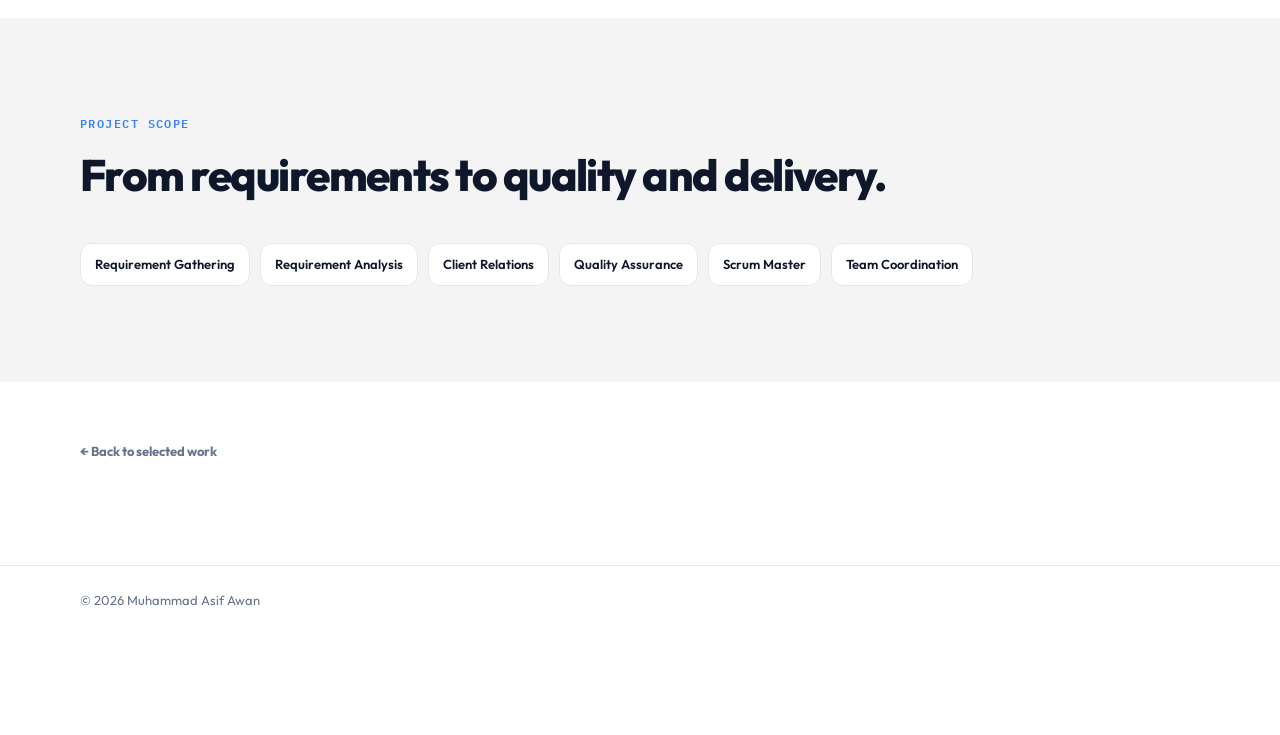
<file: noca.html>
<!DOCTYPE html>
<html lang="en">
<head>
    <meta charset="UTF-8">
    <meta name="viewport" content="width=device-width, initial-scale=1.0">

    <title>NOCA | Muhammad Asif Awan</title>

    <meta
        name="description"
        content="Case study of NOCA — a social networking platform built around real-life connections."
    >

    <link rel="preconnect" href="https://fonts.googleapis.com">
    <link rel="preconnect" href="https://fonts.gstatic.com" crossorigin>

    <link
        href="https://fonts.googleapis.com/css2?family=IBM+Plex+Mono:wght@400;500;600&family=Outfit:wght@400;500;600;700;800&display=swap"
        rel="stylesheet"
    >

    <link rel="icon" type="image/png" href="favicon.png">

    <link rel="stylesheet" href="style.css">
    <link rel="stylesheet" href="noca.css">
</head>

<body>

    <header class="navbar">
        <div class="nav-container">

            <a href="index.html" class="logo">ASIF.</a>

            <button class="menu-toggle"
                    type="button"
                    aria-label="Open navigation"
                    aria-expanded="false"
                    aria-controls="mobile-menu">
                <span></span>
                <span></span>
                <span></span>
            </button>

        </div>

        <nav class="side-nav" aria-label="Primary">
            <a href="index.html#home" class="side-nav-link" title="Home" aria-label="Home">
                <svg viewBox="0 0 24 24" width="18" height="18" aria-hidden="true" fill="none" stroke="currentColor" stroke-width="2" stroke-linecap="round" stroke-linejoin="round"><path d="M3 10.5 12 3l9 7.5"/><path d="M5 9.5V21h14V9.5"/></svg>
            </a>
            <a href="index.html#work" class="side-nav-link is-active" title="Work" aria-label="Work">
                <svg viewBox="0 0 24 24" width="18" height="18" aria-hidden="true" fill="none" stroke="currentColor" stroke-width="2" stroke-linecap="round" stroke-linejoin="round"><rect x="3" y="7" width="18" height="13" rx="2"/><path d="M8 7V5a2 2 0 0 1 2-2h4a2 2 0 0 1 2 2v2"/></svg>
            </a>
            <a href="index.html#skills" class="side-nav-link" title="Skills" aria-label="Skills">
                <svg viewBox="0 0 24 24" width="18" height="18" aria-hidden="true" fill="none" stroke="currentColor" stroke-width="2" stroke-linecap="round" stroke-linejoin="round"><path d="M14.7 6.3a1 1 0 0 0 0 1.4l1.6 1.6a1 1 0 0 0 1.4 0l3.77-3.77a6 6 0 0 1-7.94 7.94l-6.91 6.91a2.12 2.12 0 0 1-3-3l6.91-6.91a6 6 0 0 1 7.94-7.94l-3.76 3.76z"/></svg>
            </a>
            <a href="index.html#certifications" class="side-nav-link" title="Certifications" aria-label="Certifications">
                <svg viewBox="0 0 24 24" width="18" height="18" aria-hidden="true" fill="none" stroke="currentColor" stroke-width="2" stroke-linecap="round" stroke-linejoin="round"><circle cx="12" cy="8" r="5"/><path d="M8.2 13.5 7 22l5-2 5 2-1.2-8.5"/></svg>
            </a>
            <a href="index.html#experience" class="side-nav-link" title="Experience" aria-label="Experience">
                <svg viewBox="0 0 24 24" width="18" height="18" aria-hidden="true" fill="none" stroke="currentColor" stroke-width="2" stroke-linecap="round" stroke-linejoin="round"><circle cx="12" cy="12" r="9"/><path d="M12 7v5l3 2"/></svg>
            </a>
            <a href="index.html#contact" class="side-nav-link side-nav-cta" title="Contact" aria-label="Contact">
                <svg viewBox="0 0 24 24" width="18" height="18" aria-hidden="true" fill="none" stroke="currentColor" stroke-width="2" stroke-linecap="round" stroke-linejoin="round"><rect x="3" y="5" width="18" height="14" rx="2"/><path d="m3 7 9 6 9-6"/></svg>
            </a>
        </nav>

        <nav class="mobile-nav" id="mobile-menu">
            <a href="index.html#work">Work</a>
            <a href="index.html#skills">Skills</a>
            <a href="index.html#certifications">Certifications</a>
            <a href="index.html#experience">Experience</a>
            <a href="index.html#contact">Contact</a>
        </nav>
    </header>


    <main>

        <!-- Case Study Hero -->
        <section class="case-hero">
            <div class="case-hero-bg" aria-hidden="true">
                <img src="Noca.jpg" alt="">
            </div>
            <div class="container">

                <a href="index.html#work" class="back-link">
                    ← Back to selected work
                </a>

                <p class="eyebrow">
                    CASE STUDY · USA · 2022 — 2023
                </p>

                <h1>NOCA</h1>

                <p class="case-subtitle">
                    Social Networking Platform
                </p>

                <p class="case-intro">
                    A social networking platform designed around real-life
                    connections between users, their friends, and
                    friends-of-friends.
                </p>

                <div class="case-meta">

                    <div class="meta-item">
                        <span>ROLE</span>
                        <strong>Client Relations · QA · Scrum Master</strong>
                    </div>

                    <div class="meta-item">
                        <span>MARKET</span>
                        <strong>USA</strong>
                    </div>

                    <div class="meta-item">
                        <span>DOMAIN</span>
                        <strong>Social Networking</strong>
                    </div>

                    <div class="meta-item">
                        <span>SCOPE</span>
                        <strong>Requirements · QA · Delivery</strong>
                    </div>

                </div>

            </div>
        </section>


        <!-- Product -->
        <section class="case-section">
            <div class="container case-grid">

                <div class="case-label">
                    <p class="eyebrow">THE PRODUCT</p>
                </div>

                <div class="case-content">

                    <h2>
                        A social platform built around real-life connections.
                    </h2>

                    <p>
                        NOCA was designed as a social network for people who
                        know each other in real life.
                    </p>

                    <p>
                        Users could post invitations and connect with their
                        friends and friends-of-friends.
                    </p>

                    <div class="module-list">
                        <span>Social Networking</span>
                        <span>Real-Life Connections</span>
                        <span>Invitations</span>
                        <span>Friends</span>
                        <span>Friends-of-Friends</span>
                    </div>

                </div>

            </div>
        </section>


        <!-- My Role -->
        <section class="case-section case-section-alt">
            <div class="container case-grid">

                <div class="case-label">
                    <p class="eyebrow">MY ROLE</p>
                </div>

                <div class="case-content">

                    <h2>
                        Client relations, quality assurance, and Scrum.
                    </h2>

                    <p>
                        I worked across Client Relations, Quality Assurance,
                        and Scrum Master responsibilities.
                    </p>

                    <div class="case-list">

                        <div>
                            <span>01</span>
                            <p>Gathered and analyzed project requirements.</p>
                        </div>

                        <div>
                            <span>02</span>
                            <p>Worked with stakeholders on requirements and communication.</p>
                        </div>

                        <div>
                            <span>03</span>
                            <p>Supported the project as Scrum Master.</p>
                        </div>

                        <div>
                            <span>04</span>
                            <p>Performed software testing and quality assurance.</p>
                        </div>

                    </div>

                </div>

            </div>
        </section>


        <!-- Client Relations -->
        <section class="case-section">
            <div class="container case-grid">

                <div class="case-label">
                    <p class="eyebrow">CLIENT RELATIONS</p>
                </div>

                <div class="case-content">

                    <h2>
                        Connecting client expectations with project execution.
                    </h2>

                    <p>
                        Worked as a point of coordination between the client
                        and project team, helping translate requirements and
                        expectations into actionable work.
                    </p>

                </div>

            </div>
        </section>


        <!-- Quality Assurance -->
        <section class="case-section case-section-alt">
            <div class="container case-grid">

                <div class="case-label">
                    <p class="eyebrow">QUALITY ASSURANCE</p>
                </div>

                <div class="case-content">

                    <h2>
                        Supporting product quality throughout development.
                    </h2>

                    <p>
                        Contributed to testing and quality validation of the
                        platform while working closely with the project team
                        to identify and address issues.
                    </p>

                </div>

            </div>
        </section>


        <!-- Scrum Master -->
        <section class="case-section">
            <div class="container case-grid">

                <div class="case-label">
                    <p class="eyebrow">SCRUM MASTER</p>
                </div>

                <div class="case-content">

                    <h2>
                        Supporting Agile project execution.
                    </h2>

                    <p>
                        Supported Agile project execution and helped
                        coordinate the team around requirements and delivery.
                    </p>

                    <div class="leadership-points">

                        <span>Requirement Gathering</span>
                        <span>Requirement Analysis</span>
                        <span>Team Coordination</span>
                        <span>Agile Delivery</span>

                    </div>

                </div>

            </div>
        </section>


        <!-- Role Summary -->
        <section class="case-section outcome-section">

            <div class="container">

                <p class="eyebrow">ROLE SUMMARY</p>

                <h2>
                    Three responsibilities.
                    <span>One connected delivery role.</span>
                </h2>

                <p>
                    Client Relations · Quality Assurance · Scrum Master
                </p>

            </div>

        </section>


        <!-- Scope -->
        <section class="case-section case-section-alt">

            <div class="container">

                <div class="section-heading case-heading">
                    <p class="eyebrow">PROJECT SCOPE</p>
                    <h2>
                        From requirements to quality and delivery.
                    </h2>
                </div>

                <div class="technology-list">
                    <span>Requirement Gathering</span>
                    <span>Requirement Analysis</span>
                    <span>Client Relations</span>
                    <span>Quality Assurance</span>
                    <span>Scrum Master</span>
                    <span>Team Coordination</span>
                </div>

            </div>

        </section>


        <!-- Back -->
        <section class="case-footer">
            <div class="container">

                <a href="index.html#work" class="back-link">
                    ← Back to selected work
                </a>

            </div>
        </section>

    </main>


    <footer>
        <div class="container">
            <p>© 2026 Muhammad Asif Awan</p>
        </div>
    </footer>

    <script>
    const menuToggle = document.querySelector(".menu-toggle");
    const mobileNav = document.querySelector(".mobile-nav");

    menuToggle.addEventListener("click", () => {
        const isOpen = menuToggle.classList.toggle("open");
        mobileNav.classList.toggle("open", isOpen);
        menuToggle.setAttribute("aria-expanded", isOpen);
        menuToggle.setAttribute(
            "aria-label",
            isOpen ? "Close navigation" : "Open navigation"
        );
    });

    document.querySelectorAll(".mobile-nav a").forEach(link => {
        link.addEventListener("click", () => {
            menuToggle.classList.remove("open");
            mobileNav.classList.remove("open");
            menuToggle.setAttribute("aria-expanded", "false");
            menuToggle.setAttribute("aria-label", "Open navigation");
        });
    });
    </script>

</body>
</html>
</file>
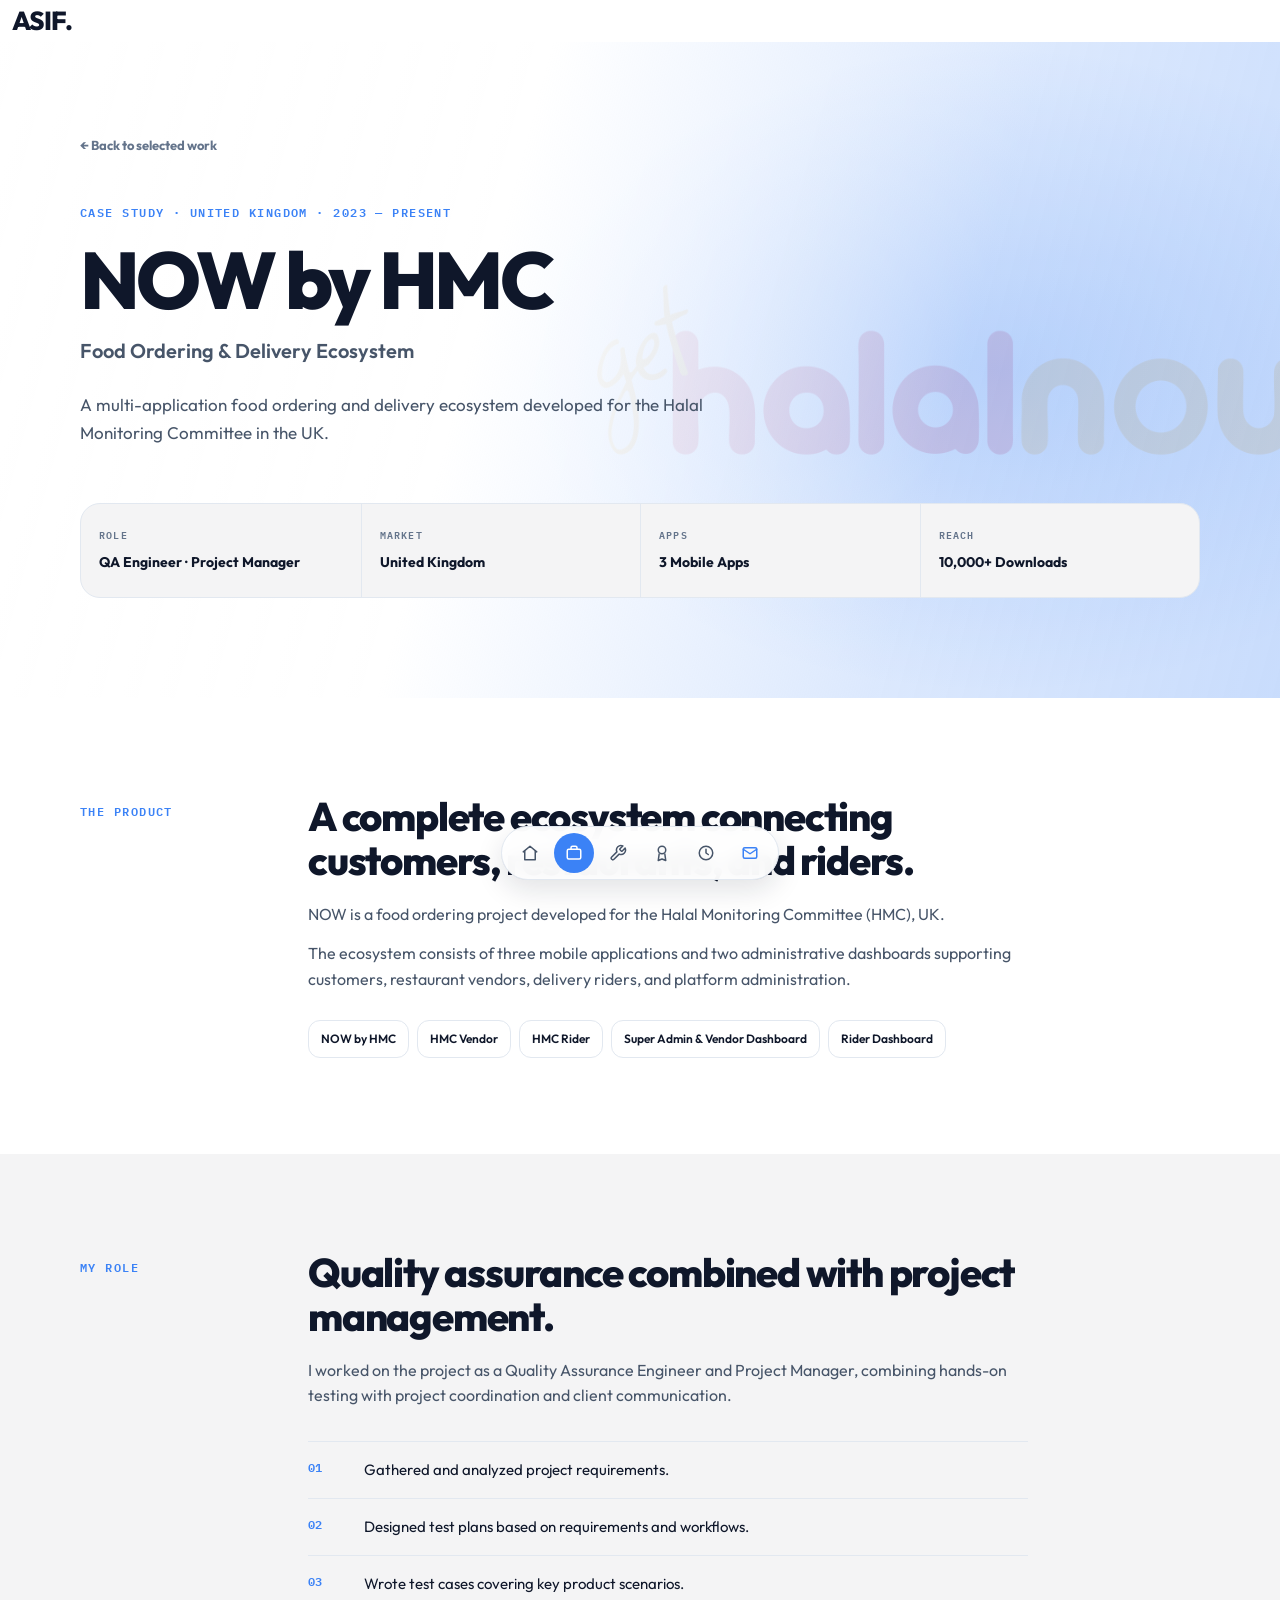
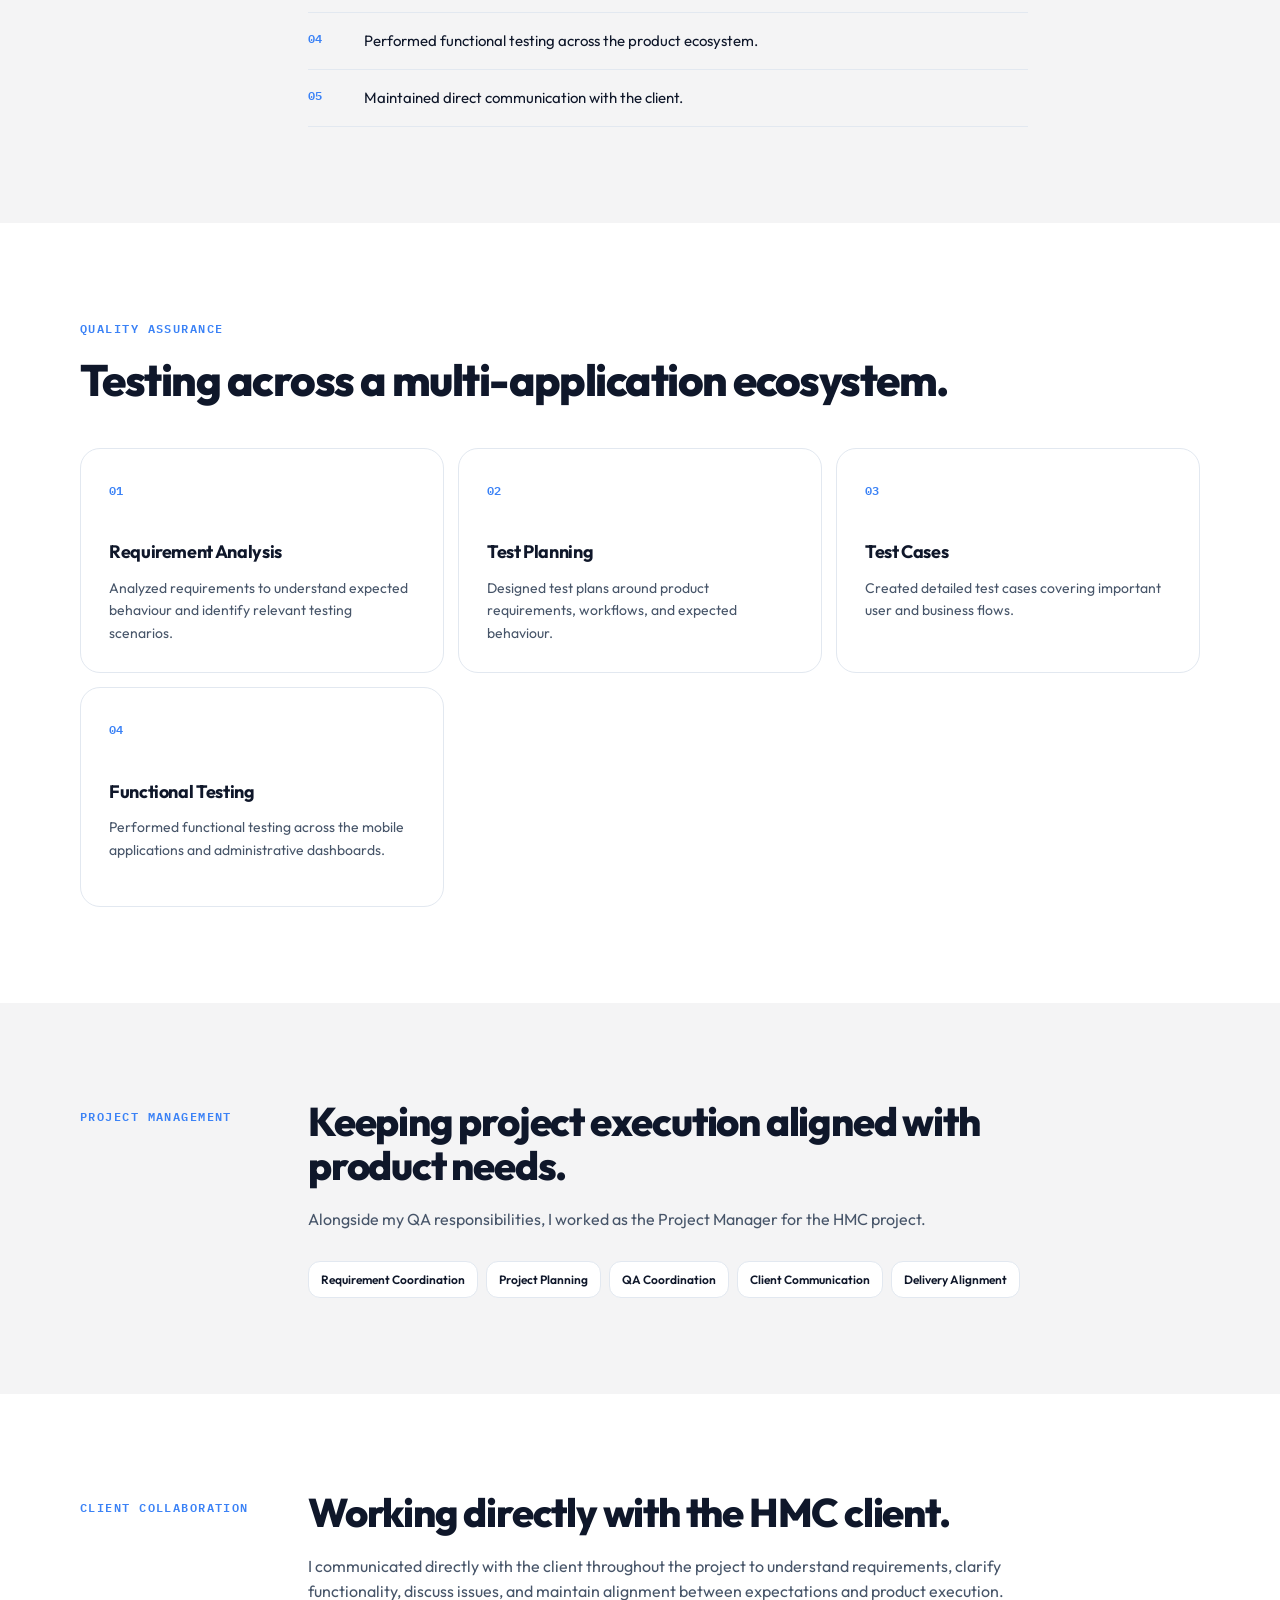
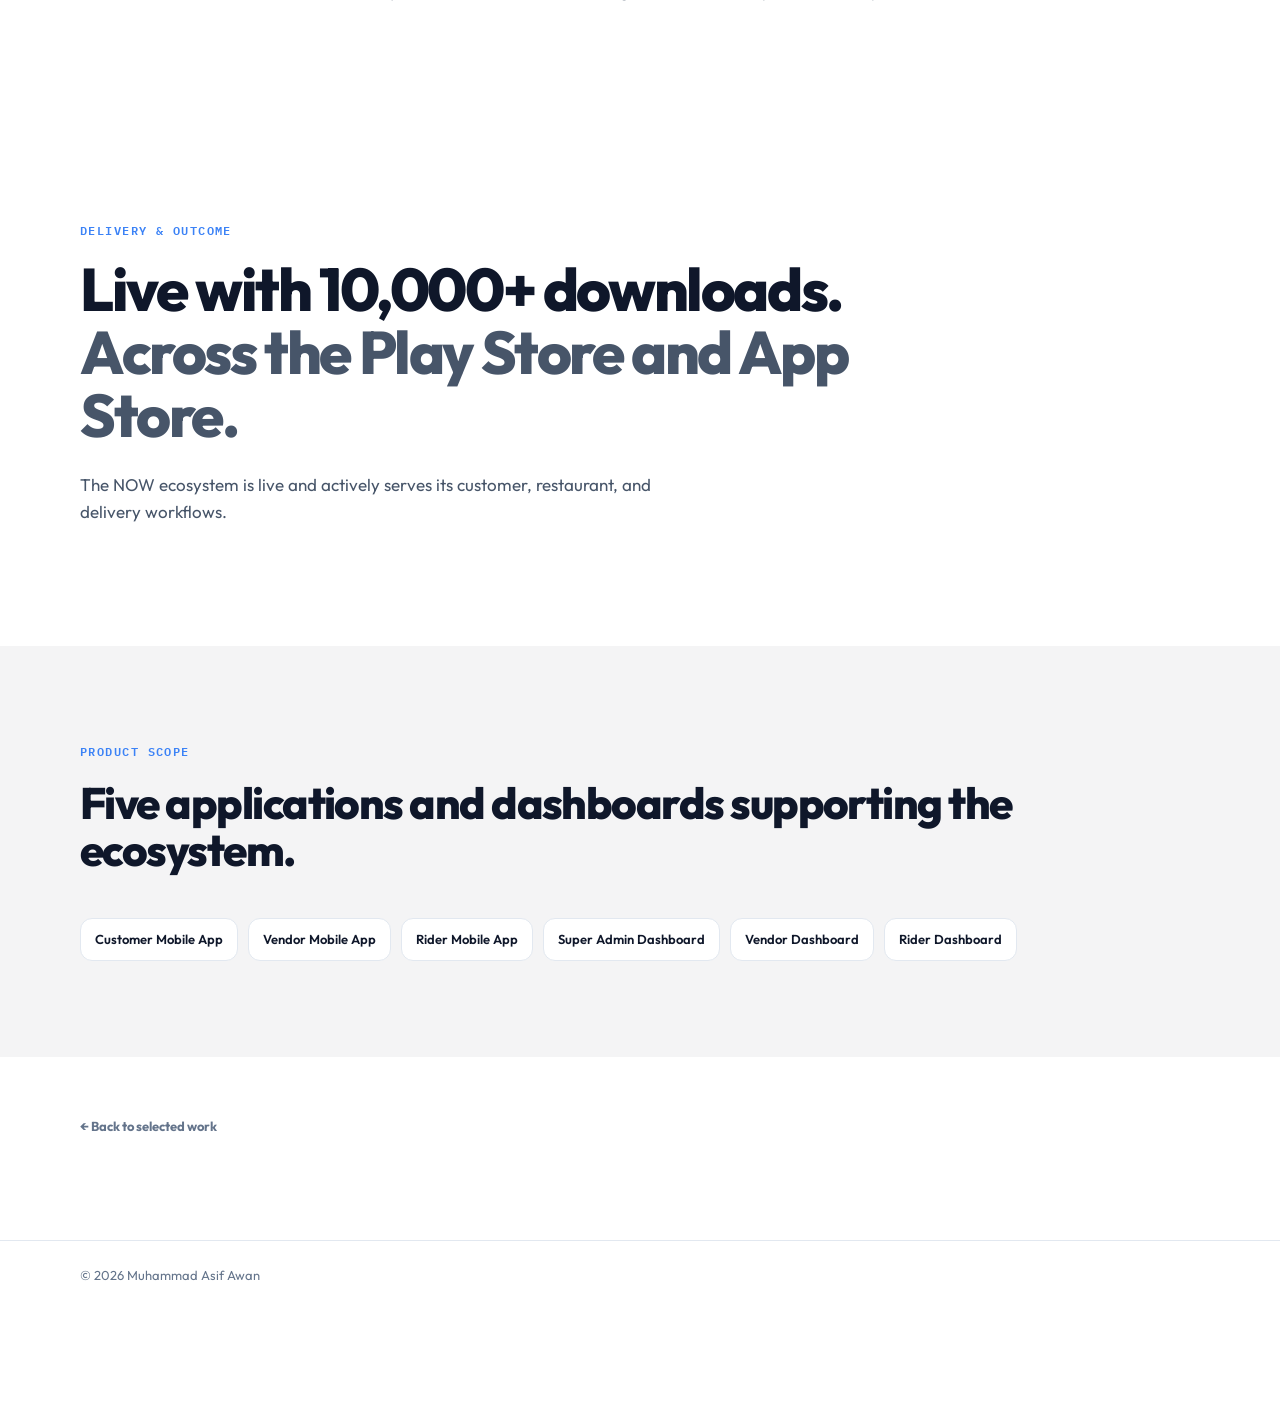
<file: now.html>
<!DOCTYPE html>
<html lang="en">
<head>
    <meta charset="UTF-8">
    <meta name="viewport" content="width=device-width, initial-scale=1.0">

    <title>NOW by HMC | Muhammad Asif Awan</title>

    <meta
        name="description"
        content="Case study of NOW by HMC — a food ordering and delivery ecosystem developed for the Halal Monitoring Committee, UK."
    >

    <link rel="preconnect" href="https://fonts.googleapis.com">
    <link rel="preconnect" href="https://fonts.gstatic.com" crossorigin>

    <link
        href="https://fonts.googleapis.com/css2?family=IBM+Plex+Mono:wght@400;500;600&family=Outfit:wght@400;500;600;700;800&display=swap"
        rel="stylesheet"
    >

    <link rel="icon" type="image/png" href="favicon.png">

    <link rel="stylesheet" href="style.css">
    <link rel="stylesheet" href="now.css">
</head>

<body>

    <header class="navbar">
        <div class="nav-container">

            <a href="index.html" class="logo">ASIF.</a>

            <button class="menu-toggle"
                    type="button"
                    aria-label="Open navigation"
                    aria-expanded="false"
                    aria-controls="mobile-menu">
                <span></span>
                <span></span>
                <span></span>
            </button>

        </div>

        <nav class="side-nav" aria-label="Primary">
            <a href="index.html#home" class="side-nav-link" title="Home" aria-label="Home">
                <svg viewBox="0 0 24 24" width="18" height="18" aria-hidden="true" fill="none" stroke="currentColor" stroke-width="2" stroke-linecap="round" stroke-linejoin="round"><path d="M3 10.5 12 3l9 7.5"/><path d="M5 9.5V21h14V9.5"/></svg>
            </a>
            <a href="index.html#work" class="side-nav-link is-active" title="Work" aria-label="Work">
                <svg viewBox="0 0 24 24" width="18" height="18" aria-hidden="true" fill="none" stroke="currentColor" stroke-width="2" stroke-linecap="round" stroke-linejoin="round"><rect x="3" y="7" width="18" height="13" rx="2"/><path d="M8 7V5a2 2 0 0 1 2-2h4a2 2 0 0 1 2 2v2"/></svg>
            </a>
            <a href="index.html#skills" class="side-nav-link" title="Skills" aria-label="Skills">
                <svg viewBox="0 0 24 24" width="18" height="18" aria-hidden="true" fill="none" stroke="currentColor" stroke-width="2" stroke-linecap="round" stroke-linejoin="round"><path d="M14.7 6.3a1 1 0 0 0 0 1.4l1.6 1.6a1 1 0 0 0 1.4 0l3.77-3.77a6 6 0 0 1-7.94 7.94l-6.91 6.91a2.12 2.12 0 0 1-3-3l6.91-6.91a6 6 0 0 1 7.94-7.94l-3.76 3.76z"/></svg>
            </a>
            <a href="index.html#certifications" class="side-nav-link" title="Certifications" aria-label="Certifications">
                <svg viewBox="0 0 24 24" width="18" height="18" aria-hidden="true" fill="none" stroke="currentColor" stroke-width="2" stroke-linecap="round" stroke-linejoin="round"><circle cx="12" cy="8" r="5"/><path d="M8.2 13.5 7 22l5-2 5 2-1.2-8.5"/></svg>
            </a>
            <a href="index.html#experience" class="side-nav-link" title="Experience" aria-label="Experience">
                <svg viewBox="0 0 24 24" width="18" height="18" aria-hidden="true" fill="none" stroke="currentColor" stroke-width="2" stroke-linecap="round" stroke-linejoin="round"><circle cx="12" cy="12" r="9"/><path d="M12 7v5l3 2"/></svg>
            </a>
            <a href="index.html#contact" class="side-nav-link side-nav-cta" title="Contact" aria-label="Contact">
                <svg viewBox="0 0 24 24" width="18" height="18" aria-hidden="true" fill="none" stroke="currentColor" stroke-width="2" stroke-linecap="round" stroke-linejoin="round"><rect x="3" y="5" width="18" height="14" rx="2"/><path d="m3 7 9 6 9-6"/></svg>
            </a>
        </nav>

        <nav class="mobile-nav" id="mobile-menu">
            <a href="index.html#work">Work</a>
            <a href="index.html#skills">Skills</a>
            <a href="index.html#certifications">Certifications</a>
            <a href="index.html#experience">Experience</a>
            <a href="index.html#contact">Contact</a>
        </nav>
    </header>


    <main>

        <!-- Case Study Hero -->
        <section class="case-hero">
            <div class="case-hero-bg" aria-hidden="true">
                <img src="HalalNow.png" alt="">
            </div>
            <div class="container">

                <a href="index.html#work" class="back-link">
                    ← Back to selected work
                </a>

                <p class="eyebrow">
                    CASE STUDY · UNITED KINGDOM · 2023 — PRESENT
                </p>

                <h1>NOW by HMC</h1>

                <p class="case-subtitle">
                    Food Ordering & Delivery Ecosystem
                </p>

                <p class="case-intro">
                    A multi-application food ordering and delivery ecosystem
                    developed for the Halal Monitoring Committee in the UK.
                </p>

                <div class="case-meta">

                    <div class="meta-item">
                        <span>ROLE</span>
                        <strong>QA Engineer · Project Manager</strong>
                    </div>

                    <div class="meta-item">
                        <span>MARKET</span>
                        <strong>United Kingdom</strong>
                    </div>

                    <div class="meta-item">
                        <span>APPS</span>
                        <strong>3 Mobile Apps</strong>
                    </div>

                    <div class="meta-item">
                        <span>REACH</span>
                        <strong>10,000+ Downloads</strong>
                    </div>

                </div>

            </div>
        </section>


        <!-- Product -->
        <section class="case-section">
            <div class="container case-grid">

                <div class="case-label">
                    <p class="eyebrow">THE PRODUCT</p>
                </div>

                <div class="case-content">

                    <h2>
                        A complete ecosystem connecting customers,
                        restaurants, and riders.
                    </h2>

                    <p>
                        NOW is a food ordering project developed for the
                        Halal Monitoring Committee (HMC), UK.
                    </p>

                    <p>
                        The ecosystem consists of three mobile applications
                        and two administrative dashboards supporting
                        customers, restaurant vendors, delivery riders,
                        and platform administration.
                    </p>

                    <div class="module-list">
                        <span>NOW by HMC</span>
                        <span>HMC Vendor</span>
                        <span>HMC Rider</span>
                        <span>Super Admin & Vendor Dashboard</span>
                        <span>Rider Dashboard</span>
                    </div>

                </div>

            </div>
        </section>


        <!-- My Role -->
        <section class="case-section case-section-alt">
            <div class="container case-grid">

                <div class="case-label">
                    <p class="eyebrow">MY ROLE</p>
                </div>

                <div class="case-content">

                    <h2>
                        Quality assurance combined with project management.
                    </h2>

                    <p>
                        I worked on the project as a Quality Assurance
                        Engineer and Project Manager, combining hands-on
                        testing with project coordination and client
                        communication.
                    </p>

                    <div class="case-list">

                        <div>
                            <span>01</span>
                            <p>Gathered and analyzed project requirements.</p>
                        </div>

                        <div>
                            <span>02</span>
                            <p>Designed test plans based on requirements and workflows.</p>
                        </div>

                        <div>
                            <span>03</span>
                            <p>Wrote test cases covering key product scenarios.</p>
                        </div>

                        <div>
                            <span>04</span>
                            <p>Performed functional testing across the product ecosystem.</p>
                        </div>

                        <div>
                            <span>05</span>
                            <p>Maintained direct communication with the client.</p>
                        </div>

                    </div>

                </div>

            </div>
        </section>


        <!-- Quality Assurance -->
        <section class="case-section">
            <div class="container">

                <div class="section-heading case-heading">
                    <p class="eyebrow">QUALITY ASSURANCE</p>
                    <h2>
                        Testing across a multi-application ecosystem.
                    </h2>
                </div>

                <div class="quality-grid">

                    <article class="quality-card">
                        <span class="quality-number">01</span>
                        <h3>Requirement Analysis</h3>
                        <p>
                            Analyzed requirements to understand expected
                            behaviour and identify relevant testing scenarios.
                        </p>
                    </article>

                    <article class="quality-card">
                        <span class="quality-number">02</span>
                        <h3>Test Planning</h3>
                        <p>
                            Designed test plans around product requirements,
                            workflows, and expected behaviour.
                        </p>
                    </article>

                    <article class="quality-card">
                        <span class="quality-number">03</span>
                        <h3>Test Cases</h3>
                        <p>
                            Created detailed test cases covering important
                            user and business flows.
                        </p>
                    </article>

                    <article class="quality-card">
                        <span class="quality-number">04</span>
                        <h3>Functional Testing</h3>
                        <p>
                            Performed functional testing across the mobile
                            applications and administrative dashboards.
                        </p>
                    </article>

                </div>

            </div>
        </section>


        <!-- Project Management -->
        <section class="case-section case-section-alt">
            <div class="container case-grid">

                <div class="case-label">
                    <p class="eyebrow">PROJECT MANAGEMENT</p>
                </div>

                <div class="case-content">

                    <h2>
                        Keeping project execution aligned with product needs.
                    </h2>

                    <p>
                        Alongside my QA responsibilities, I worked as the
                        Project Manager for the HMC project.
                    </p>

                    <div class="leadership-points">

                        <span>Requirement Coordination</span>
                        <span>Project Planning</span>
                        <span>QA Coordination</span>
                        <span>Client Communication</span>
                        <span>Delivery Alignment</span>

                    </div>

                </div>

            </div>
        </section>


        <!-- Client -->
        <section class="case-section">
            <div class="container case-grid">

                <div class="case-label">
                    <p class="eyebrow">CLIENT COLLABORATION</p>
                </div>

                <div class="case-content">

                    <h2>
                        Working directly with the HMC client.
                    </h2>

                    <p>
                        I communicated directly with the client throughout
                        the project to understand requirements, clarify
                        functionality, discuss issues, and maintain alignment
                        between expectations and product execution.
                    </p>

                </div>

            </div>
        </section>


        <!-- Outcome -->
        <section class="case-section outcome-section">

            <div class="container">

                <p class="eyebrow">DELIVERY & OUTCOME</p>

                <h2>
                    Live with 10,000+ downloads.
                    <span>Across the Play Store and App Store.</span>
                </h2>

                <p>
                    The NOW ecosystem is live and actively serves its
                    customer, restaurant, and delivery workflows.
                </p>

            </div>

        </section>


        <!-- Scope -->
        <section class="case-section case-section-alt">

            <div class="container">

                <div class="section-heading case-heading">
                    <p class="eyebrow">PRODUCT SCOPE</p>
                    <h2>
                        Five applications and dashboards supporting
                        the ecosystem.
                    </h2>
                </div>

                <div class="technology-list">
                    <span>Customer Mobile App</span>
                    <span>Vendor Mobile App</span>
                    <span>Rider Mobile App</span>
                    <span>Super Admin Dashboard</span>
                    <span>Vendor Dashboard</span>
                    <span>Rider Dashboard</span>
                </div>

            </div>

        </section>


        <!-- Back -->
        <section class="case-footer">
            <div class="container">

                <a href="index.html#work" class="back-link">
                    ← Back to selected work
                </a>

            </div>
        </section>

    </main>


    <footer>
        <div class="container">
            <p>© 2026 Muhammad Asif Awan</p>
        </div>
    </footer>

    <script>
    const menuToggle = document.querySelector(".menu-toggle");
    const mobileNav = document.querySelector(".mobile-nav");

    menuToggle.addEventListener("click", () => {
        const isOpen = menuToggle.classList.toggle("open");
        mobileNav.classList.toggle("open", isOpen);
        menuToggle.setAttribute("aria-expanded", isOpen);
        menuToggle.setAttribute(
            "aria-label",
            isOpen ? "Close navigation" : "Open navigation"
        );
    });

    document.querySelectorAll(".mobile-nav a").forEach(link => {
        link.addEventListener("click", () => {
            menuToggle.classList.remove("open");
            mobileNav.classList.remove("open");
            menuToggle.setAttribute("aria-expanded", "false");
            menuToggle.setAttribute("aria-label", "Open navigation");
        });
    });
    </script>

</body>
</html>
</file>
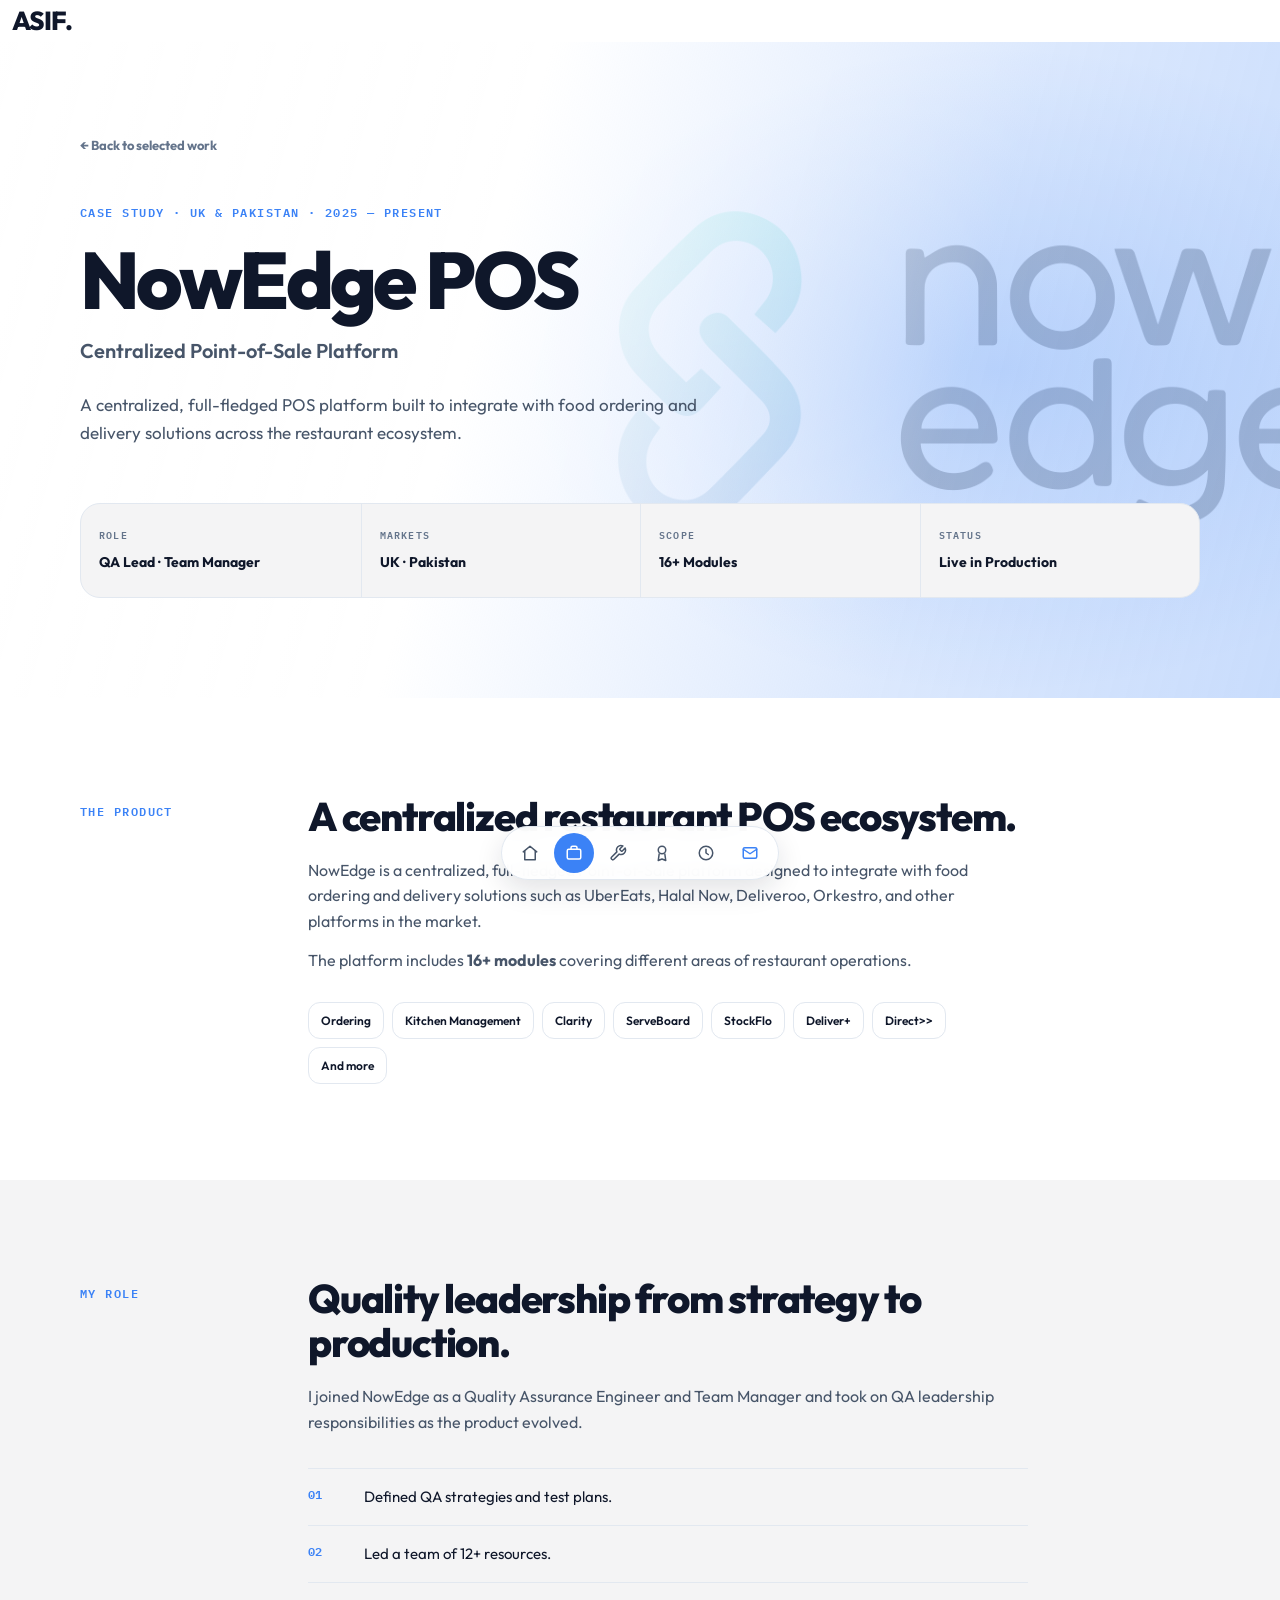
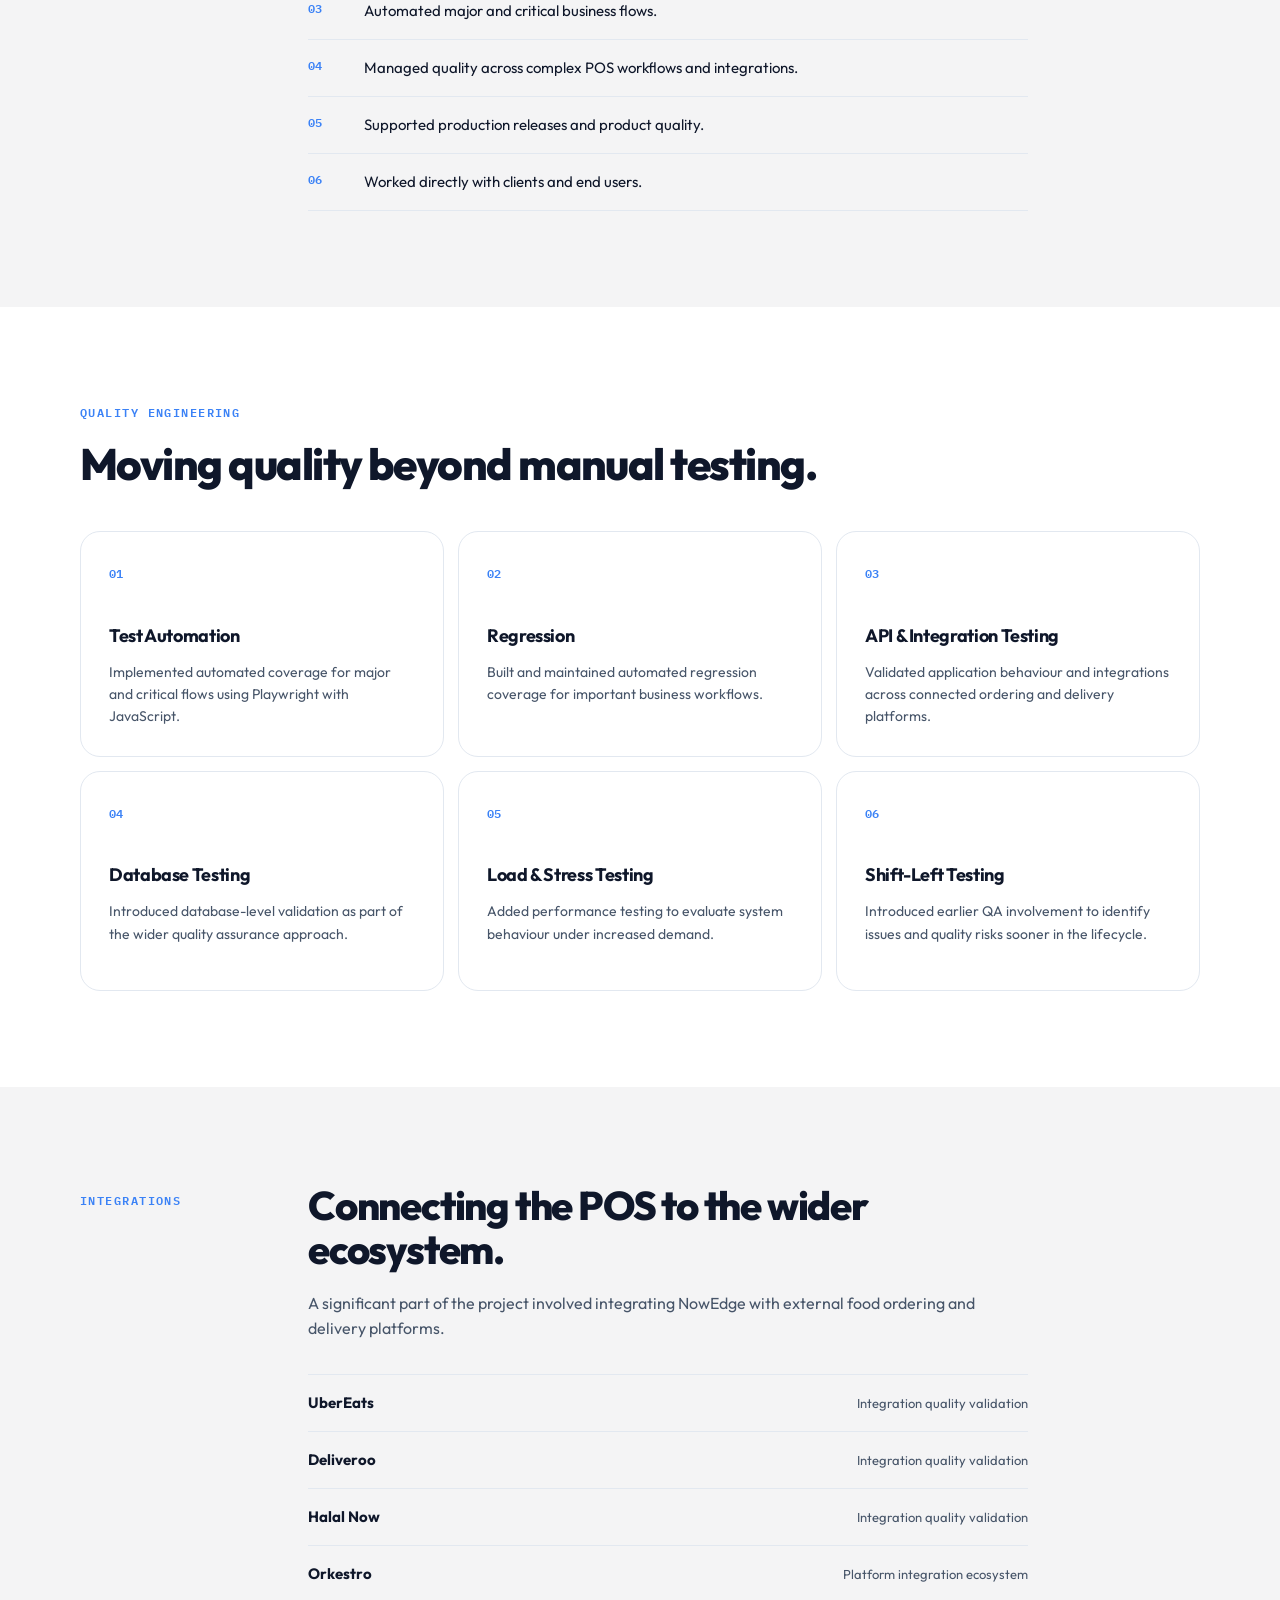
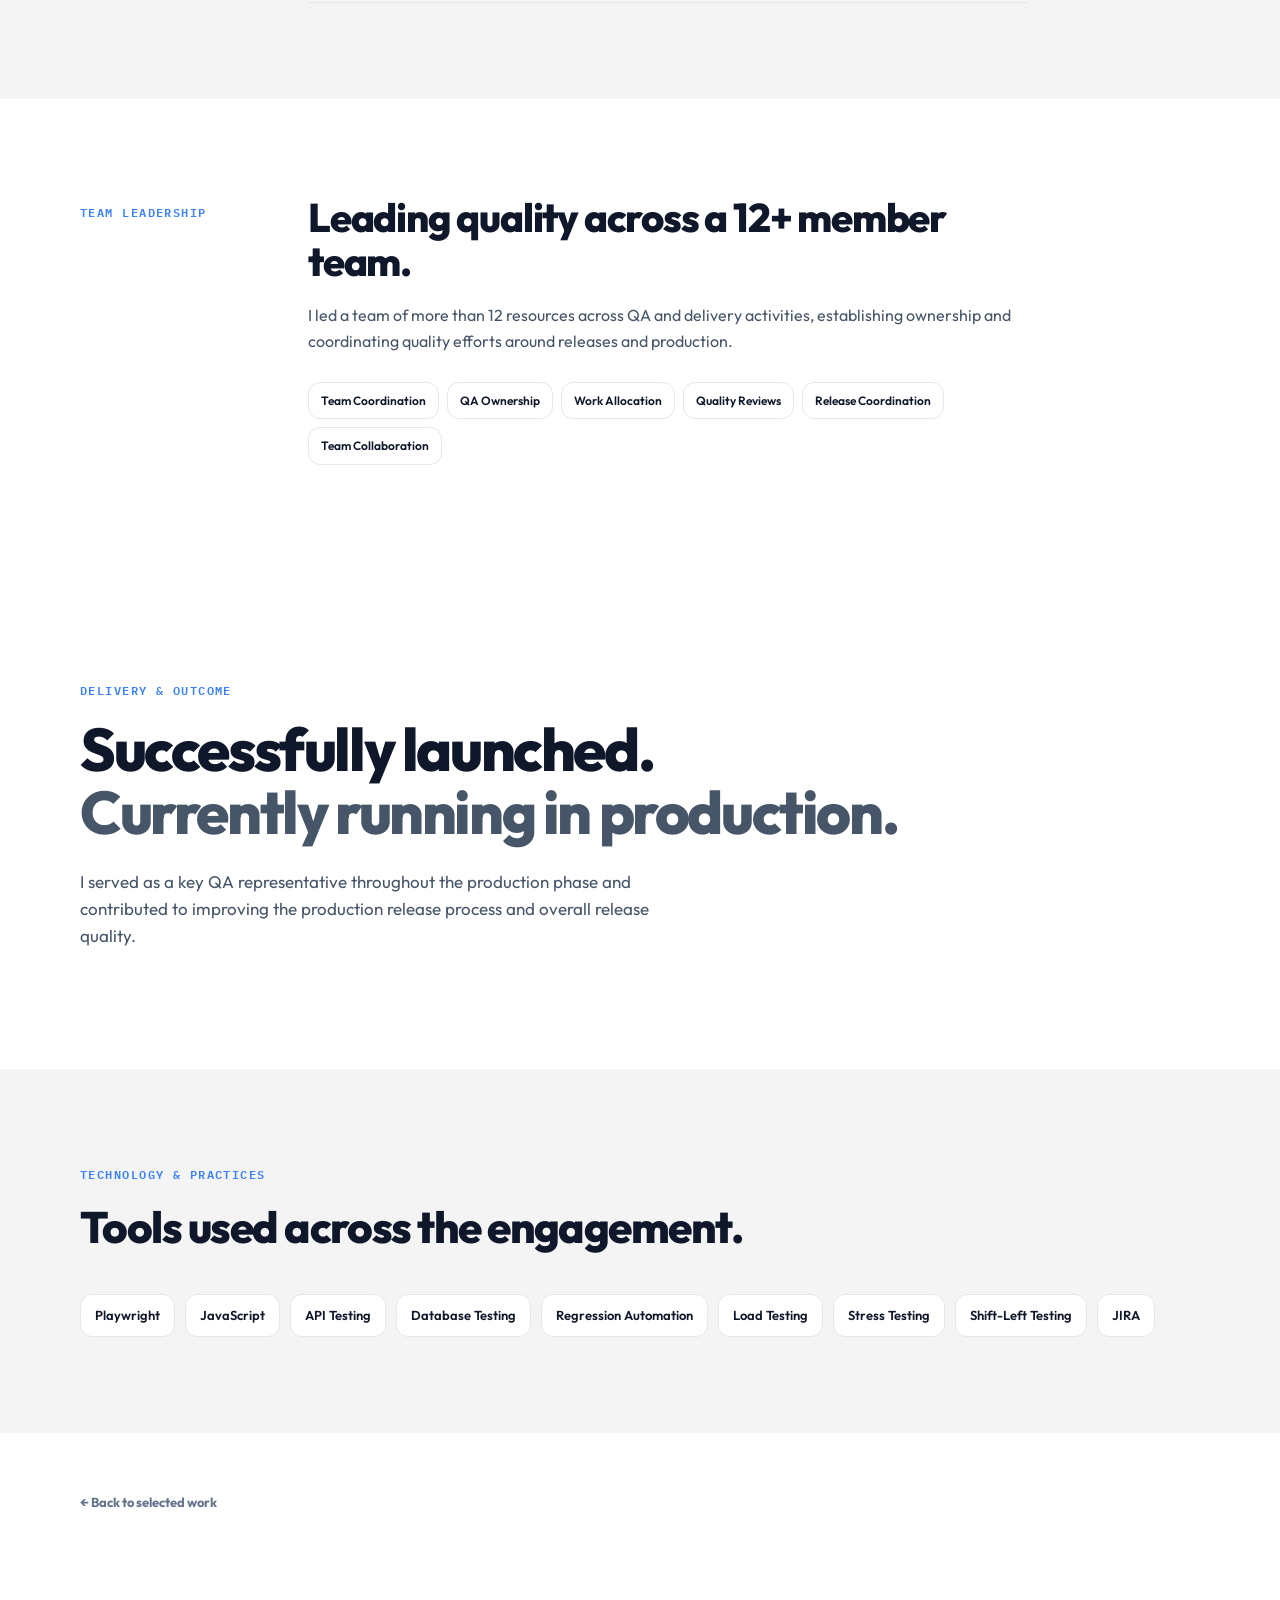
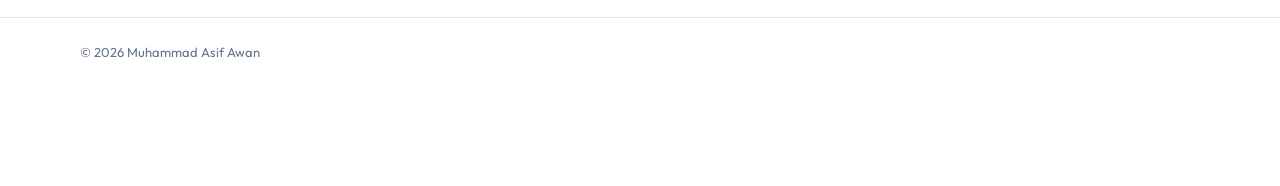
<file: nowedge.html>
<!DOCTYPE html>
<html lang="en">
<head>
    <meta charset="UTF-8">
    <meta name="viewport" content="width=device-width, initial-scale=1.0">

    <title>NowEdge POS | Muhammad Asif Awan</title>

    <meta
        name="description"
        content="Case study of NowEdge POS — a centralized restaurant POS platform delivered across the UK and Pakistan."
    >

    <link rel="preconnect" href="https://fonts.googleapis.com">
    <link rel="preconnect" href="https://fonts.gstatic.com" crossorigin>

    <link
        href="https://fonts.googleapis.com/css2?family=IBM+Plex+Mono:wght@400;500;600&family=Outfit:wght@400;500;600;700;800&display=swap"
        rel="stylesheet"
    >

    <link rel="icon" type="image/png" href="favicon.png">

    <link rel="stylesheet" href="style.css">
    <link rel="stylesheet" href="nowedge.css">
</head>

<body>

    <header class="navbar">
        <div class="nav-container">

            <a href="index.html" class="logo">ASIF.</a>

            <button class="menu-toggle"
                    type="button"
                    aria-label="Open navigation"
                    aria-expanded="false"
                    aria-controls="mobile-menu">
                <span></span>
                <span></span>
                <span></span>
            </button>

        </div>

        <nav class="side-nav" aria-label="Primary">
            <a href="index.html#home" class="side-nav-link" title="Home" aria-label="Home">
                <svg viewBox="0 0 24 24" width="18" height="18" aria-hidden="true" fill="none" stroke="currentColor" stroke-width="2" stroke-linecap="round" stroke-linejoin="round"><path d="M3 10.5 12 3l9 7.5"/><path d="M5 9.5V21h14V9.5"/></svg>
            </a>
            <a href="index.html#work" class="side-nav-link is-active" title="Work" aria-label="Work">
                <svg viewBox="0 0 24 24" width="18" height="18" aria-hidden="true" fill="none" stroke="currentColor" stroke-width="2" stroke-linecap="round" stroke-linejoin="round"><rect x="3" y="7" width="18" height="13" rx="2"/><path d="M8 7V5a2 2 0 0 1 2-2h4a2 2 0 0 1 2 2v2"/></svg>
            </a>
            <a href="index.html#skills" class="side-nav-link" title="Skills" aria-label="Skills">
                <svg viewBox="0 0 24 24" width="18" height="18" aria-hidden="true" fill="none" stroke="currentColor" stroke-width="2" stroke-linecap="round" stroke-linejoin="round"><path d="M14.7 6.3a1 1 0 0 0 0 1.4l1.6 1.6a1 1 0 0 0 1.4 0l3.77-3.77a6 6 0 0 1-7.94 7.94l-6.91 6.91a2.12 2.12 0 0 1-3-3l6.91-6.91a6 6 0 0 1 7.94-7.94l-3.76 3.76z"/></svg>
            </a>
            <a href="index.html#certifications" class="side-nav-link" title="Certifications" aria-label="Certifications">
                <svg viewBox="0 0 24 24" width="18" height="18" aria-hidden="true" fill="none" stroke="currentColor" stroke-width="2" stroke-linecap="round" stroke-linejoin="round"><circle cx="12" cy="8" r="5"/><path d="M8.2 13.5 7 22l5-2 5 2-1.2-8.5"/></svg>
            </a>
            <a href="index.html#experience" class="side-nav-link" title="Experience" aria-label="Experience">
                <svg viewBox="0 0 24 24" width="18" height="18" aria-hidden="true" fill="none" stroke="currentColor" stroke-width="2" stroke-linecap="round" stroke-linejoin="round"><circle cx="12" cy="12" r="9"/><path d="M12 7v5l3 2"/></svg>
            </a>
            <a href="index.html#contact" class="side-nav-link side-nav-cta" title="Contact" aria-label="Contact">
                <svg viewBox="0 0 24 24" width="18" height="18" aria-hidden="true" fill="none" stroke="currentColor" stroke-width="2" stroke-linecap="round" stroke-linejoin="round"><rect x="3" y="5" width="18" height="14" rx="2"/><path d="m3 7 9 6 9-6"/></svg>
            </a>
        </nav>

        <nav class="mobile-nav" id="mobile-menu">
            <a href="index.html#work">Work</a>
            <a href="index.html#skills">Skills</a>
            <a href="index.html#certifications">Certifications</a>
            <a href="index.html#experience">Experience</a>
            <a href="index.html#contact">Contact</a>
        </nav>
    </header>


    <main>

        <!-- Case Study Hero -->
        <section class="case-hero">
            <div class="case-hero-bg" aria-hidden="true">
                <img src="NowEdge.jpg" alt="">
            </div>
            <div class="container">

                <a href="index.html#work" class="back-link">
                    ← Back to selected work
                </a>

                <p class="eyebrow">CASE STUDY · UK & PAKISTAN · 2025 — PRESENT</p>

                <h1>NowEdge POS</h1>

                <p class="case-subtitle">
                    Centralized Point-of-Sale Platform
                </p>

                <p class="case-intro">
                    A centralized, full-fledged POS platform built to integrate
                    with food ordering and delivery solutions across the
                    restaurant ecosystem.
                </p>

                <div class="case-meta">

                    <div class="meta-item">
                        <span>ROLE</span>
                        <strong>QA Lead · Team Manager</strong>
                    </div>

                    <div class="meta-item">
                        <span>MARKETS</span>
                        <strong>UK · Pakistan</strong>
                    </div>

                    <div class="meta-item">
                        <span>SCOPE</span>
                        <strong>16+ Modules</strong>
                    </div>

                    <div class="meta-item">
                        <span>STATUS</span>
                        <strong>Live in Production</strong>
                    </div>

                </div>

            </div>
        </section>


        <!-- Product -->
        <section class="case-section">
            <div class="container case-grid">

                <div class="case-label">
                    <p class="eyebrow">THE PRODUCT</p>
                </div>

                <div class="case-content">

                    <h2>A centralized restaurant POS ecosystem.</h2>

                    <p>
                        NowEdge is a centralized, full-fledged Point-of-Sale
                        platform designed to integrate with food ordering and
                        delivery solutions such as UberEats, Halal Now,
                        Deliveroo, Orkestro, and other platforms in the market.
                    </p>

                    <p>
                        The platform includes <strong>16+ modules</strong>
                        covering different areas of restaurant operations.
                    </p>

                    <div class="module-list">
                        <span>Ordering</span>
                        <span>Kitchen Management</span>
                        <span>Clarity</span>
                        <span>ServeBoard</span>
                        <span>StockFlo</span>
                        <span>Deliver+</span>
                        <span>Direct&gt;&gt;</span>
                        <span>And more</span>
                    </div>

                </div>

            </div>
        </section>


        <!-- My Role -->
        <section class="case-section case-section-alt">
            <div class="container case-grid">

                <div class="case-label">
                    <p class="eyebrow">MY ROLE</p>
                </div>

                <div class="case-content">

                    <h2>Quality leadership from strategy to production.</h2>

                    <p>
                        I joined NowEdge as a Quality Assurance Engineer and
                        Team Manager and took on QA leadership responsibilities
                        as the product evolved.
                    </p>

                    <div class="case-list">

                        <div>
                            <span>01</span>
                            <p>Defined QA strategies and test plans.</p>
                        </div>

                        <div>
                            <span>02</span>
                            <p>Led a team of 12+ resources.</p>
                        </div>

                        <div>
                            <span>03</span>
                            <p>Automated major and critical business flows.</p>
                        </div>

                        <div>
                            <span>04</span>
                            <p>Managed quality across complex POS workflows and integrations.</p>
                        </div>

                        <div>
                            <span>05</span>
                            <p>Supported production releases and product quality.</p>
                        </div>

                        <div>
                            <span>06</span>
                            <p>Worked directly with clients and end users.</p>
                        </div>

                    </div>

                </div>

            </div>
        </section>


        <!-- Quality Engineering -->
        <section class="case-section">
            <div class="container">

                <div class="section-heading case-heading">
                    <p class="eyebrow">QUALITY ENGINEERING</p>
                    <h2>Moving quality beyond manual testing.</h2>
                </div>

                <div class="quality-grid">

                    <article class="quality-card">
                        <span class="quality-number">01</span>
                        <h3>Test Automation</h3>
                        <p>
                            Implemented automated coverage for major and
                            critical flows using Playwright with JavaScript.
                        </p>
                    </article>

                    <article class="quality-card">
                        <span class="quality-number">02</span>
                        <h3>Regression</h3>
                        <p>
                            Built and maintained automated regression coverage
                            for important business workflows.
                        </p>
                    </article>

                    <article class="quality-card">
                        <span class="quality-number">03</span>
                        <h3>API & Integration Testing</h3>
                        <p>
                            Validated application behaviour and integrations
                            across connected ordering and delivery platforms.
                        </p>
                    </article>

                    <article class="quality-card">
                        <span class="quality-number">04</span>
                        <h3>Database Testing</h3>
                        <p>
                            Introduced database-level validation as part of
                            the wider quality assurance approach.
                        </p>
                    </article>

                    <article class="quality-card">
                        <span class="quality-number">05</span>
                        <h3>Load & Stress Testing</h3>
                        <p>
                            Added performance testing to evaluate system
                            behaviour under increased demand.
                        </p>
                    </article>

                    <article class="quality-card">
                        <span class="quality-number">06</span>
                        <h3>Shift-Left Testing</h3>
                        <p>
                            Introduced earlier QA involvement to identify
                            issues and quality risks sooner in the lifecycle.
                        </p>
                    </article>

                </div>

            </div>
        </section>


        <!-- Integrations -->
        <section class="case-section case-section-alt">
            <div class="container case-grid">

                <div class="case-label">
                    <p class="eyebrow">INTEGRATIONS</p>
                </div>

                <div class="case-content">

                    <h2>Connecting the POS to the wider ecosystem.</h2>

                    <p>
                        A significant part of the project involved integrating
                        NowEdge with external food ordering and delivery
                        platforms.
                    </p>

                    <div class="integration-list">

                        <div>
                            <strong>UberEats</strong>
                            <span>Integration quality validation</span>
                        </div>

                        <div>
                            <strong>Deliveroo</strong>
                            <span>Integration quality validation</span>
                        </div>

                        <div>
                            <strong>Halal Now</strong>
                            <span>Integration quality validation</span>
                        </div>

                        <div>
                            <strong>Orkestro</strong>
                            <span>Platform integration ecosystem</span>
                        </div>

                    </div>

                </div>

            </div>
        </section>


        <!-- Team Leadership -->
        <section class="case-section">
            <div class="container case-grid">

                <div class="case-label">
                    <p class="eyebrow">TEAM LEADERSHIP</p>
                </div>

                <div class="case-content">

                    <h2>Leading quality across a 12+ member team.</h2>

                    <p>
                        I led a team of more than 12 resources across QA and
                        delivery activities, establishing ownership and
                        coordinating quality efforts around releases and
                        production.
                    </p>

                    <div class="leadership-points">

                        <span>Team Coordination</span>
                        <span>QA Ownership</span>
                        <span>Work Allocation</span>
                        <span>Quality Reviews</span>
                        <span>Release Coordination</span>
                        <span>Team Collaboration</span>

                    </div>

                </div>

            </div>
        </section>


        <!-- Production -->
        <section class="case-section outcome-section">
            <div class="container">

                <p class="eyebrow">DELIVERY & OUTCOME</p>

                <h2>
                    Successfully launched.
                    <span>Currently running in production.</span>
                </h2>

                <p>
                    I served as a key QA representative throughout the
                    production phase and contributed to improving the
                    production release process and overall release quality.
                </p>

            </div>
        </section>


        <!-- Technology -->
        <section class="case-section case-section-alt">
            <div class="container">

                <div class="section-heading case-heading">
                    <p class="eyebrow">TECHNOLOGY & PRACTICES</p>
                    <h2>Tools used across the engagement.</h2>
                </div>

                <div class="technology-list">
                    <span>Playwright</span>
                    <span>JavaScript</span>
                    <span>API Testing</span>
                    <span>Database Testing</span>
                    <span>Regression Automation</span>
                    <span>Load Testing</span>
                    <span>Stress Testing</span>
                    <span>Shift-Left Testing</span>
                    <span>JIRA</span>
                </div>

            </div>
        </section>


        <!-- Back -->
        <section class="case-footer">
            <div class="container">

                <a href="index.html#work" class="back-link">
                    ← Back to selected work
                </a>

            </div>
        </section>

    </main>


    <footer>
        <div class="container">
            <p>© 2026 Muhammad Asif Awan</p>
        </div>
    </footer>

    <script>
    const menuToggle = document.querySelector(".menu-toggle");
    const mobileNav = document.querySelector(".mobile-nav");

    menuToggle.addEventListener("click", () => {
        const isOpen = menuToggle.classList.toggle("open");
        mobileNav.classList.toggle("open", isOpen);
        menuToggle.setAttribute("aria-expanded", isOpen);
        menuToggle.setAttribute(
            "aria-label",
            isOpen ? "Close navigation" : "Open navigation"
        );
    });

    document.querySelectorAll(".mobile-nav a").forEach(link => {
        link.addEventListener("click", () => {
            menuToggle.classList.remove("open");
            mobileNav.classList.remove("open");
            menuToggle.setAttribute("aria-expanded", "false");
            menuToggle.setAttribute("aria-label", "Open navigation");
        });
    });
    </script>

</body>
</html>
</file>
<file: style.css>
/* ================================
   Design tokens — NEW UI.pdf
================================ */

:root {
    --bg: #ffffff;
    --bg-soft: #f4f4f5;
    --ink: #0f172a;
    --ink-soft: #475569;
    --muted: #64748b;
    --border: #e2e8f0;
    --accent: #3b82f6;
    --accent-hover: #2563eb;
    --dark: #0a0a0a;
    --dark-card: #141414;
    --on-dark: #f8fafc;
    --on-dark-muted: #94a3b8;

    --font-sans: "Outfit", system-ui, sans-serif;
    --font-mono: "IBM Plex Mono", ui-monospace, monospace;

    --max-width: 1120px;
    --radius: 20px;
    --radius-sm: 12px;
    --radius-pill: 999px;
    --dock-inset: 88px;

    /* Case-study compatibility aliases */
    --background: var(--bg);
    --surface: #ffffff;
    --surface-alt: var(--bg-soft);
    --text: var(--ink);
    --font-display: var(--font-sans);
    --font-body: var(--font-sans);
    --portrait-glow: rgba(59, 130, 246, 0.15);
}

* {
    margin: 0;
    padding: 0;
    box-sizing: border-box;
}

html {
    scroll-behavior: smooth;
}

body {
    font-family: var(--font-sans);
    background: var(--bg);
    color: var(--ink);
    line-height: 1.6;
    -webkit-font-smoothing: antialiased;
    padding-bottom: var(--dock-inset);
}

a {
    color: inherit;
    text-decoration: none;
}

img {
    display: block;
    max-width: 100%;
}

.container {
    width: min(var(--max-width), calc(100% - 48px));
    margin: 0 auto;
}


/* ================================
   Motion
================================ */

.reveal-on-load {
    opacity: 0;
    transform: translateY(16px);
    animation: rise-in 0.8s cubic-bezier(0.22, 1, 0.36, 1) forwards;
}

.reveal-delay {
    animation-delay: 0.15s;
}

@keyframes rise-in {
    to {
        opacity: 1;
        transform: translateY(0);
    }
}

.reveal {
    opacity: 0;
    transform: translateY(24px);
    transition:
        opacity 0.65s cubic-bezier(0.22, 1, 0.36, 1),
        transform 0.65s cubic-bezier(0.22, 1, 0.36, 1);
}

.reveal.is-visible {
    opacity: 1;
    transform: translateY(0);
}

@media (prefers-reduced-motion: reduce) {
    .reveal-on-load,
    .reveal-delay,
    .reveal,
    .marquee-track {
        opacity: 1;
        transform: none;
        animation: none;
        transition: none;
    }
}


/* ================================
   Navigation — top bar + bottom dock
================================ */

.navbar {
    position: static;
    z-index: 1000;
    background: transparent;
    border: none;
}

.top-bar {
    position: relative;
    z-index: 1001;

    width: min(var(--max-width), calc(100% - 48px));
    height: 72px;
    margin: 0 auto;

    display: flex;
    align-items: center;
    justify-content: space-between;
    gap: 16px;
}

.logo {
    position: static;
    margin-left: 12px;
    font-size: 26px;
    font-weight: 800;
    letter-spacing: -0.04em;
    color: var(--ink);
}

.top-socials {
    display: flex;
    align-items: center;
    gap: 10px;
    margin-left: auto;
}

.top-social-btn {
    display: inline-flex;
    align-items: center;
    justify-content: center;
    gap: 8px;
    padding: 10px 16px;
    border: 1px solid transparent;
    border-radius: var(--radius-pill);
    background: rgba(255, 255, 255, 0.92);
    font-size: 13px;
    font-weight: 700;
    color: var(--ink);
    transition:
        color 0.2s ease,
        border-color 0.2s ease,
        background 0.2s ease,
        opacity 0.2s ease;
}

.top-social-btn img {
    display: block;
    width: 16px;
    height: 16px;
    object-fit: contain;
    flex-shrink: 0;
}

.top-social-btn--linkedin {
    background: #0A66C2;
    border-color: #0A66C2;
    color: #fff;
}

.top-social-btn--linkedin:hover {
    background: #004182;
    border-color: #004182;
    color: #fff;
}

.top-social-btn--github {
    background: #0a0a0a;
    border-color: #0a0a0a;
    color: #fff;
}

.top-social-btn--github:hover {
    background: #1f1f1f;
    border-color: #1f1f1f;
    color: #fff;
}

.side-nav {
    position: fixed;
    left: 50%;
    bottom: 20px;
    transform: translateX(-50%);
    z-index: 1000;

    display: flex;
    flex-direction: row;
    align-items: center;
    justify-content: center;
    gap: 4px;

    width: auto;
    padding: 6px 8px;

    background: rgba(255, 255, 255, 0.94);
    border: 1px solid var(--border);
    border-radius: var(--radius-pill);
    box-shadow: 0 10px 28px rgba(15, 23, 42, 0.12);
    backdrop-filter: blur(10px);
    -webkit-backdrop-filter: blur(10px);
}

.side-nav-link {
    display: flex;
    align-items: center;
    justify-content: center;

    width: 40px;
    height: 40px;

    border-radius: 50%;
    color: var(--ink-soft);

    transition:
        color 0.2s ease,
        background 0.2s ease,
        transform 0.2s ease;
}

.side-nav-link:hover {
    color: var(--ink);
    background: var(--bg-soft);
}

.side-nav-link.is-active {
    color: #fff;
    background: var(--accent);
}

.side-nav-link.side-nav-cta:not(.is-active) {
    color: var(--accent);
}

.side-nav-link svg {
    display: block;
}

.menu-toggle {
    display: none;
    width: 44px;
    height: 44px;
    padding: 0;
    border: 1px solid var(--border);
    border-radius: var(--radius-sm);
    background: var(--bg);
    cursor: pointer;
    align-items: center;
    justify-content: center;
    flex-direction: column;
    gap: 5px;
}

.menu-toggle span {
    display: block;
    width: 17px;
    height: 1.5px;
    background: var(--ink);
    transition: transform 0.2s ease, opacity 0.2s ease;
}

.mobile-nav {
    display: none;
}


/* ================================
   Hero
================================ */

.hero {
    min-height: calc(100svh - var(--dock-inset) - 72px - 24px);
    display: flex;
    align-items: center;
    padding: 24px 0 48px;
}

.hero-layout {
    width: min(var(--max-width), calc(100% - 48px));
    margin: 0 auto;
    display: grid;
    grid-template-columns: minmax(0, 1.25fr) minmax(0, 0.65fr);
    gap: 40px;
    align-items: center;
}

.eyebrow {
    margin-bottom: 18px;
    font-family: var(--font-mono);
    font-size: 12px;
    font-weight: 600;
    letter-spacing: 0.12em;
    text-transform: uppercase;
    color: var(--accent);
}

.hero-name {
    font-size: clamp(44px, 6.5vw, 72px);
    line-height: 0.98;
    letter-spacing: -0.045em;
    font-weight: 800;
    color: var(--ink);
}

.hero-name span {
    display: block;
}

.hero-description {
    max-width: 36ch;
    margin-top: 22px;
    font-size: 18px;
    line-height: 1.55;
    color: var(--ink-soft);
}

.hero-actions {
    display: flex;
    flex-wrap: wrap;
    gap: 12px;
    margin-top: 32px;
}

.button {
    display: inline-flex;
    align-items: center;
    padding: 13px 22px;
    border-radius: var(--radius-pill);
    font-size: 14px;
    font-weight: 700;
    transition:
        transform 0.2s ease,
        background 0.2s ease,
        color 0.2s ease,
        border-color 0.2s ease;
}

.button:hover {
    transform: translateY(-2px);
}

.button.primary {
    background: var(--accent);
    color: #fff;
}

.button.primary:hover {
    background: var(--accent-hover);
}

.button.secondary {
    background: var(--bg);
    border: 1px solid var(--border);
    color: var(--ink);
}

.button.secondary:hover {
    border-color: var(--accent);
    color: var(--accent);
}

.button.ghost {
    background: transparent;
    color: var(--ink-soft);
    padding-left: 10px;
    padding-right: 10px;
}

.button.ghost:hover {
    color: var(--accent);
}

.hero-visual {
    position: relative;
    width: 100%;
    max-width: 340px;
    margin-left: auto;
}

.hero-portrait-frame {
    position: relative;
    background: var(--dark);
    border-radius: 28px 28px 22px 22px;
    padding: 10px 10px 40px;
    overflow: hidden;
}

.hero-portrait-frame img {
    width: 100%;
    height: 320px;
    aspect-ratio: auto;
    object-fit: cover;
    object-position: center 12%;
    border-radius: 22px 22px 14px 14px;
}

.metric-badge {
    position: absolute;
    right: 12px;
    bottom: 12px;
    min-width: 112px;
    padding: 12px 14px;
    background: #fff;
    border: 1px solid var(--border);
    border-radius: var(--radius-sm);
    box-shadow: 0 16px 40px rgba(15, 23, 42, 0.12);
}

.metric-label {
    display: block;
    font-family: var(--font-mono);
    font-size: 10px;
    font-weight: 600;
    letter-spacing: 0.1em;
    text-transform: uppercase;
    color: var(--muted);
}

.metric-value {
    display: block;
    margin-top: 6px;
    font-size: 24px;
    font-weight: 800;
    letter-spacing: -0.04em;
    line-height: 1;
    color: var(--ink);
}


/* ================================
   Sections
================================ */

.section {
    padding: 88px 0;
}

.section-alt {
    background: var(--bg-soft);
}

.section-heading {
    margin-bottom: 40px;
}

.section-heading.split {
    display: flex;
    align-items: end;
    justify-content: space-between;
    gap: 24px;
}

.section-heading h2 {
    font-size: clamp(30px, 4vw, 44px);
    line-height: 1.08;
    letter-spacing: -0.035em;
    font-weight: 800;
}

.section-tag {
    font-family: var(--font-mono);
    font-size: 11px;
    font-weight: 500;
    letter-spacing: 0.08em;
    text-transform: uppercase;
    color: var(--muted);
    white-space: nowrap;
    padding-bottom: 8px;
}


/* ================================
   Selected Work — dark band
================================ */

.work-section {
    padding: 0;
}

.work-band {
    background: var(--dark);
    padding: 88px 0;
}

.work-band .section-heading {
    margin-bottom: 40px;
}

.work-band .section-heading h2 {
    color: var(--on-dark);
}

.work-band .section-tag {
    color: rgba(248, 250, 252, 0.45);
}

.work-band .eyebrow {
    color: #60a5fa;
}

.project-grid {
    display: grid;
    grid-template-columns: repeat(2, 1fr);
    gap: 18px;
}

.project-card {
    display: flex;
    flex-direction: column;
    min-height: 280px;
    padding: 22px;
    background: var(--dark-card);
    border: 1px solid rgba(255, 255, 255, 0.08);
    border-radius: var(--radius);
    color: var(--on-dark);
    transition:
        transform 0.3s ease,
        border-color 0.3s ease,
        background 0.3s ease;
}

.project-card:hover {
    transform: translateY(-4px);
    border-color: rgba(59, 130, 246, 0.55);
    background: #171717;
}

.project-logo {
    display: flex;
    align-items: center;
    justify-content: center;

    height: 72px;
    margin-bottom: 18px;
    padding: 12px 16px;

    background: #ffffff;
    border-radius: 14px;
    overflow: hidden;
}

.project-logo img {
    width: auto;
    max-width: 100%;
    height: 100%;
    max-height: 48px;
    object-fit: contain;
    object-position: center;
}

.project-logo--dark {
    background: #0a0a0a;
    border: 1px solid rgba(255, 255, 255, 0.08);
}

.project-market {
    margin-bottom: 12px;
    font-family: var(--font-mono);
    font-size: 11px;
    font-weight: 500;
    letter-spacing: 0.08em;
    text-transform: uppercase;
    color: var(--accent);
}

.project-card h3 {
    font-size: 24px;
    letter-spacing: -0.03em;
    font-weight: 750;
    line-height: 1.15;
}

.project-card > p:not(.project-market) {
    margin-top: 10px;
    font-size: 15px;
    color: var(--on-dark-muted);
}

.project-role {
    margin-top: auto;
    padding-top: 28px;
    font-size: 12px;
    font-weight: 600;
    color: var(--on-dark);
}

.project-link {
    display: inline-block;
    margin-top: 12px;
    font-size: 13px;
    font-weight: 700;
    color: var(--accent);
    transition: transform 0.2s ease;
}

.project-card:hover .project-link {
    transform: translateX(4px);
}


/* ================================
   Skills & Tools — capabilities
================================ */

.capabilities {
    display: flex;
    flex-direction: column;
    gap: 28px;
}

.capabilities-block {
    padding: 36px 40px;
    background: #fff;
    border: 1px solid var(--border);
    border-radius: 24px;
    box-shadow: 0 12px 40px rgba(15, 23, 42, 0.04);
}

.capabilities-label {
    display: flex;
    align-items: baseline;
    gap: 14px;
    margin-bottom: 28px;
    padding-bottom: 18px;
    border-bottom: 1px solid var(--border);
}

.capabilities-label span {
    font-family: var(--font-mono);
    font-size: 12px;
    font-weight: 600;
    letter-spacing: 0.08em;
    color: var(--accent);
}

.capabilities-label h3 {
    font-size: 28px;
    font-weight: 800;
    letter-spacing: -0.03em;
    color: var(--ink);
}

.skills-columns {
    display: grid;
    grid-template-columns: 1fr 1fr;
    gap: 48px;
}

.skill-column h4 {
    margin-bottom: 18px;
    font-size: 13px;
    font-weight: 700;
    letter-spacing: 0.12em;
    text-transform: uppercase;
    color: var(--accent);
}

.skill-list {
    list-style: none;
    display: grid;
    gap: 0;
}

.skill-list li {
    position: relative;
    padding: 13px 0 13px 22px;
    border-bottom: 1px solid var(--border);
    font-size: 15px;
    font-weight: 500;
    color: var(--ink);
    line-height: 1.4;
}

.skill-list li:last-child {
    border-bottom: none;
}

.skill-list li::before {
    content: "";
    position: absolute;
    left: 0;
    top: 50%;
    transform: translateY(-50%);
    width: 7px;
    height: 7px;
    border-radius: 50%;
    background: var(--accent);
    opacity: 0.85;
}

.tools-panel {
    display: grid;
    grid-template-columns: repeat(4, 1fr);
    gap: 10px;
}

.tool-pill {
    display: flex;
    align-items: center;
    gap: 8px;
    min-height: 44px;
    padding: 8px 12px;
    background: var(--bg-soft);
    border: 1px solid var(--border);
    border-radius: 12px;
    font-size: 15px;
    font-weight: 500;
    color: var(--ink);
    transition:
        transform 0.2s ease,
        border-color 0.2s ease,
        box-shadow 0.2s ease,
        background 0.2s ease;
}

.tool-pill:hover {
    transform: translateY(-2px);
    background: #fff;
    border-color: rgba(59, 130, 246, 0.35);
    box-shadow: 0 10px 24px rgba(15, 23, 42, 0.06);
}

.tool-pill img {
    display: block;
    width: 26px;
    height: 26px;
    object-fit: contain;
    flex-shrink: 0;
}

.tool-pill--playwright { border-left: 3px solid #2ead33; }
.tool-pill--javascript { border-left: 3px solid #f7df1e; }
.tool-pill--appium { border-left: 3px solid #662d91; }
.tool-pill--postman { border-left: 3px solid #ff6c37; }
.tool-pill--swagger { border-left: 3px solid #85ea2d; }
.tool-pill--mysql { border-left: 3px solid #00758f; }
.tool-pill--jmeter { border-left: 3px solid #d22128; }
.tool-pill--k6 { border-left: 3px solid #7b61ff; }
.tool-pill--browserstack { border-left: 3px solid #f15a24; }
.tool-pill--jira { border-left: 3px solid #0052cc; }
.tool-pill--clickup { border-left: 3px solid #7b68ee; }
.tool-pill--git { border-left: 3px solid #f05032; }
.tool-pill--github { border-left: 3px solid #181717; }


/* ================================
   Certifications
================================ */

.cert-grid {
    display: grid;
    grid-template-columns: repeat(2, 1fr);
    gap: 14px;
}

.cert-item {
    display: grid;
    grid-template-columns: 44px 1fr;
    gap: 14px;
    align-items: start;
    padding: 20px;
    background: #fff;
    border: 1px solid var(--border);
    border-radius: var(--radius);
}

.cert-number {
    font-family: var(--font-mono);
    font-size: 13px;
    font-weight: 600;
    color: var(--accent);
    padding-top: 2px;
}

.cert-item h3 {
    font-size: 16px;
    font-weight: 700;
    letter-spacing: -0.015em;
    line-height: 1.35;
}

.cert-item p {
    margin-top: 4px;
    font-size: 13px;
    color: var(--ink-soft);
}

.education-note {
    margin-top: 28px;
    padding-top: 22px;
    border-top: 1px solid var(--border);
    font-size: 14px;
    color: var(--ink-soft);
}


/* ================================
   Experience — PDF timeline UI
================================ */

.exp-timeline {
    position: relative;
    max-width: 720px;
    margin: 0 auto;
    padding-left: 28px;
}

.exp-timeline::before {
    content: "";
    position: absolute;
    left: 7px;
    top: 8px;
    bottom: 8px;
    width: 2px;
    background: rgba(59, 130, 246, 0.25);
}

.exp-item {
    position: relative;
    padding: 0 0 36px 28px;
}

.exp-item:last-child {
    padding-bottom: 0;
}

.exp-marker {
    position: absolute;
    left: -28px;
    top: 8px;
    width: 14px;
    height: 14px;
    border-radius: 50%;
    background: var(--accent);
    border: 3px solid #fff;
    box-shadow: 0 0 0 2px rgba(59, 130, 246, 0.35);
}

.exp-phase {
    display: flex;
    flex-wrap: wrap;
    align-items: center;
    gap: 10px;
    margin-bottom: 8px;
    font-family: var(--font-mono);
    font-size: 12px;
    font-weight: 500;
    letter-spacing: 0.06em;
    text-transform: uppercase;
    color: var(--muted);
}

.current-label {
    display: inline-flex;
    padding: 4px 8px;
    border-radius: 6px;
    background: var(--accent);
    color: #fff;
    font-size: 10px;
    font-weight: 700;
    letter-spacing: 0.1em;
}

.exp-body h3 {
    font-size: 24px;
    font-weight: 750;
    letter-spacing: -0.03em;
    line-height: 1.2;
}


/* ================================
   Marquee
================================ */

.marquee {
    overflow: hidden;
    background: var(--accent);
    padding: 18px 0;
    white-space: nowrap;
}

.marquee-track {
    display: inline-flex;
    width: max-content;
    animation: marquee-scroll 28s linear infinite;
}

.marquee-track span {
    font-family: var(--font-mono);
    font-size: 13px;
    font-weight: 600;
    letter-spacing: 0.18em;
    color: #fff;
    padding-right: 8px;
}

@keyframes marquee-scroll {
    from { transform: translateX(0); }
    to { transform: translateX(-50%); }
}


/* ================================
   Contact — PDF footer pattern
================================ */

.contact-section {
    padding: 88px 0 72px;
}

.contact-layout {
    display: flex;
    align-items: flex-end;
    justify-content: space-between;
    gap: 40px;
    flex-wrap: wrap;
}

.contact-name {
    font-size: clamp(36px, 5.5vw, 56px);
    font-weight: 800;
    letter-spacing: -0.04em;
    line-height: 1.05;
    max-width: 14ch;
}

.contact-status {
    display: flex;
    align-items: center;
    gap: 10px;
    margin-top: 14px;
    max-width: 42ch;
    font-size: 15px;
    color: var(--ink-soft);
}

.status-dot {
    width: 8px;
    height: 8px;
    border-radius: 50%;
    background: var(--accent);
    flex-shrink: 0;
}

.contact-links {
    display: flex;
    flex-wrap: wrap;
    gap: 10px;
}

.contact-links a {
    display: inline-flex;
    align-items: center;
    padding: 11px 18px;
    border: 1px solid var(--border);
    border-radius: var(--radius-pill);
    font-size: 14px;
    font-weight: 700;
    color: var(--ink);
    transition:
        border-color 0.2s ease,
        color 0.2s ease,
        background 0.2s ease;
}

.contact-links a:hover {
    border-color: var(--accent);
    color: var(--accent);
    background: rgba(59, 130, 246, 0.06);
}


/* ================================
   Footer
================================ */

footer {
    padding: 24px 0 36px;
    border-top: 1px solid var(--border);
    color: var(--muted);
    font-size: 13px;
}


/* ================================
   Responsive
================================ */

@media (max-width: 960px) {
    .hero-layout {
        grid-template-columns: 1fr;
        gap: 36px;
    }

    .hero-visual {
        max-width: 300px;
        margin-left: 0;
    }

    .hero-portrait-frame img {
        height: 280px;
    }

    .tools-panel {
        grid-template-columns: repeat(3, 1fr);
    }
}

@media (max-width: 750px) {
    :root {
        --dock-inset: 0px;
    }

    body {
        padding-bottom: 0;
    }

    .navbar {
        position: static;
        z-index: 1000;
        background: rgba(255, 255, 255, 0.92);
        border-bottom: 1px solid rgba(226, 232, 240, 0.7);
    }

    .top-bar {
        position: relative;
        width: min(var(--max-width), calc(100% - 32px));
        height: 64px;
        margin: 0 auto;
    }

    .logo {
        margin-left: 0;
        font-size: 22px;
    }

    .top-socials {
        display: none;
    }

    .side-nav {
        display: none;
    }

    .container,
    .hero-layout {
        width: min(var(--max-width), calc(100% - 32px));
    }

    .menu-toggle {
        display: flex;
    }

    .mobile-nav {
        display: flex;
        flex-direction: column;
        max-height: 0;
        overflow: hidden;
        border-top: 0 solid var(--border);
        transition: max-height 0.25s ease, border-color 0.25s ease;
    }

    .mobile-nav.open {
        max-height: 420px;
        border-top: 1px solid var(--border);
    }

    .mobile-nav a {
        padding: 15px 16px;
        border-bottom: 1px solid var(--border);
        font-size: 15px;
        font-weight: 600;
    }

    .mobile-nav a:hover {
        color: var(--accent);
        background: var(--bg-soft);
    }

    .menu-toggle.open span:nth-child(1) {
        transform: translateY(6.5px) rotate(45deg);
    }

    .menu-toggle.open span:nth-child(2) {
        opacity: 0;
    }

    .menu-toggle.open span:nth-child(3) {
        transform: translateY(-6.5px) rotate(-45deg);
    }

    .hero {
        min-height: auto;
        padding: 36px 0 48px;
    }

    .section {
        padding: 68px 0;
    }

    .section-heading.split {
        flex-direction: column;
        align-items: flex-start;
    }

    .project-grid,
    .cert-grid {
        grid-template-columns: 1fr;
    }

    .capabilities-block {
        padding: 28px 22px;
    }

    .skills-columns {
        grid-template-columns: 1fr;
        gap: 36px;
    }

    .tools-panel {
        grid-template-columns: repeat(2, 1fr);
    }

    .hero-portrait-frame {
        border-radius: 24px 24px 18px 18px;
        padding-bottom: 36px;
    }

    .hero-portrait-frame img {
        height: 260px;
    }

    .contact-layout {
        flex-direction: column;
        align-items: flex-start;
    }

    .work-band {
        padding: 68px 0;
    }
}
</file>
<file: costa.css>
@import url("nowedge.css");
</file>
<file: noca.css>
@import url("nowedge.css");
</file>
<file: now.css>
@import url("nowedge.css");
</file>
<file: nowedge.css>
/* ================================
   Case Study — shared (NEW UI system)
================================ */

.case-hero {
    position: relative;
    overflow: hidden;
    isolation: isolate;
    padding: 90px 0 100px;
    background: var(--bg);
}

.case-hero-bg {
    position: absolute;
    inset: 0;
    z-index: 0;
    pointer-events: none;
    overflow: hidden;
}

.case-hero-bg img {
    position: absolute;
    right: -6%;
    top: 50%;
    transform: translateY(-50%);
    width: min(62vw, 760px);
    max-height: 92%;
    height: auto;
    object-fit: contain;
    object-position: center right;
    opacity: 0.22;
    filter: grayscale(15%) contrast(1.05);
}

.case-hero-bg::after {
    content: "";
    position: absolute;
    inset: 0;
    background:
        linear-gradient(
            105deg,
            var(--bg) 0%,
            rgba(255, 255, 255, 0.94) 38%,
            rgba(59, 130, 246, 0.18) 72%,
            rgba(59, 130, 246, 0.28) 100%
        ),
        radial-gradient(
            ellipse 55% 70% at 78% 50%,
            rgba(59, 130, 246, 0.22),
            transparent 70%
        );
}

.case-hero > .container {
    position: relative;
    z-index: 1;
}

.back-link {
    display: inline-block;
    margin-bottom: 48px;
    font-size: 13px;
    font-weight: 700;
    color: var(--muted);
    transition: color 0.2s ease;
}

.back-link:hover {
    color: var(--accent);
}

.case-hero h1 {
    margin-top: 10px;
    font-size: clamp(44px, 7vw, 80px);
    line-height: 0.98;
    letter-spacing: -0.045em;
    font-weight: 800;
}

.case-subtitle {
    margin-top: 16px;
    font-size: 20px;
    font-weight: 600;
    color: var(--ink-soft);
}

.case-intro {
    max-width: 640px;
    margin-top: 24px;
    font-size: 17px;
    line-height: 1.65;
    color: var(--ink-soft);
}

.case-meta {
    display: grid;
    grid-template-columns: repeat(4, 1fr);
    margin-top: 56px;
    border: 1px solid var(--border);
    border-radius: var(--radius);
    overflow: hidden;
    background: var(--bg-soft);
}

.meta-item {
    padding: 22px 18px;
}

.meta-item + .meta-item {
    border-left: 1px solid var(--border);
}

.meta-item span {
    display: block;
    margin-bottom: 7px;
    font-family: var(--font-mono);
    font-size: 10px;
    font-weight: 600;
    letter-spacing: 0.12em;
    text-transform: uppercase;
    color: var(--muted);
}

.meta-item strong {
    font-size: 14px;
    font-weight: 700;
}


/* ================================
   Case Sections
================================ */

.case-section {
    padding: 96px 0;
}

.case-section-alt {
    background: var(--bg-soft);
}

.case-grid {
    display: grid;
    grid-template-columns: 180px 1fr;
    gap: 48px;
}

.case-label {
    padding-top: 8px;
}

.case-content {
    max-width: 720px;
}

.case-content h2 {
    font-size: clamp(28px, 3.8vw, 40px);
    line-height: 1.1;
    letter-spacing: -0.03em;
    font-weight: 800;
}

.case-content p {
    margin-top: 20px;
    font-size: 16px;
    color: var(--ink-soft);
}

.case-content p + p {
    margin-top: 14px;
}


/* ================================
   Module / chip lists
================================ */

.module-list {
    display: flex;
    flex-wrap: wrap;
    gap: 8px;
    margin-top: 28px;
}

.module-list span,
.leadership-points span,
.technology-list span {
    padding: 8px 12px;
    border: 1px solid var(--border);
    border-radius: var(--radius-sm);
    background: #fff;
    font-size: 12px;
    font-weight: 600;
    color: var(--ink);
}


/* ================================
   Case List
================================ */

.case-list {
    margin-top: 32px;
    border-top: 1px solid var(--border);
}

.case-list > div {
    display: grid;
    grid-template-columns: 40px 1fr;
    gap: 16px;
    padding: 16px 0;
    border-bottom: 1px solid var(--border);
}

.case-list span {
    font-family: var(--font-mono);
    font-size: 12px;
    font-weight: 600;
    color: var(--accent);
}

.case-list p {
    margin: 0;
    font-size: 15px;
    color: var(--ink);
}


/* ================================
   Quality
================================ */

.case-heading {
    margin-bottom: 44px;
}

.quality-grid {
    display: grid;
    grid-template-columns: repeat(3, 1fr);
    gap: 14px;
}

.quality-card {
    min-height: 220px;
    padding: 28px;
    border: 1px solid var(--border);
    border-radius: var(--radius);
    background: #fff;
}

.quality-number {
    font-family: var(--font-mono);
    font-size: 12px;
    font-weight: 600;
    color: var(--accent);
}

.quality-card h3 {
    margin-top: 36px;
    font-size: 18px;
    font-weight: 700;
    letter-spacing: -0.02em;
}

.quality-card p {
    margin-top: 10px;
    font-size: 14px;
    color: var(--ink-soft);
}


/* ================================
   Integrations
================================ */

.integration-list {
    margin-top: 32px;
    border-top: 1px solid var(--border);
}

.integration-list div {
    display: flex;
    align-items: center;
    justify-content: space-between;
    gap: 24px;
    padding: 16px 0;
    border-bottom: 1px solid var(--border);
}

.integration-list strong {
    font-size: 15px;
    font-weight: 700;
}

.integration-list span {
    font-size: 13px;
    color: var(--ink-soft);
}


/* ================================
   Leadership
================================ */

.leadership-points {
    display: flex;
    flex-wrap: wrap;
    gap: 8px;
    margin-top: 28px;
}


/* ================================
   Outcome
================================ */

.outcome-section {
    padding: 120px 0;
}

.outcome-section h2 {
    max-width: 820px;
    font-size: clamp(34px, 5.5vw, 60px);
    line-height: 1.05;
    letter-spacing: -0.04em;
    font-weight: 800;
}

.outcome-section h2 span {
    display: block;
    color: var(--ink-soft);
}

.outcome-section > .container > p:last-child {
    max-width: 580px;
    margin-top: 24px;
    font-size: 17px;
    color: var(--ink-soft);
}


/* ================================
   Technology
================================ */

.technology-list {
    display: flex;
    flex-wrap: wrap;
    gap: 10px;
}

.technology-list span {
    padding: 10px 14px;
    font-size: 13px;
}


/* ================================
   Case Footer
================================ */

.case-footer {
    padding: 56px 0;
}


/* ================================
   Responsive
================================ */

@media (max-width: 800px) {
    .case-hero {
        padding: 64px 0 72px;
    }

    .case-hero-bg img {
        right: -18%;
        width: min(90vw, 520px);
        opacity: 0.16;
    }

    .case-hero-bg::after {
        background:
            linear-gradient(
                180deg,
                rgba(255, 255, 255, 0.88) 0%,
                rgba(255, 255, 255, 0.78) 55%,
                rgba(59, 130, 246, 0.2) 100%
            );
    }

    .case-meta {
        grid-template-columns: repeat(2, 1fr);
    }

    .meta-item + .meta-item {
        border-left: none;
    }

    .meta-item:nth-child(even) {
        border-left: 1px solid var(--border);
    }

    .case-grid {
        grid-template-columns: 1fr;
        gap: 20px;
    }

    .case-label {
        padding-top: 0;
    }

    .quality-grid {
        grid-template-columns: repeat(2, 1fr);
    }
}

@media (max-width: 600px) {
    .case-hero h1 {
        font-size: 40px;
    }

    .case-section {
        padding: 72px 0;
    }

    .case-meta {
        grid-template-columns: 1fr;
    }

    .meta-item,
    .meta-item:nth-child(even),
    .meta-item + .meta-item {
        border-left: none;
        border-top: 1px solid var(--border);
    }

    .meta-item:first-child {
        border-top: none;
    }

    .quality-grid {
        grid-template-columns: 1fr;
    }

    .quality-card {
        min-height: auto;
    }

    .integration-list div {
        align-items: flex-start;
        flex-direction: column;
        gap: 4px;
    }
}
</file>
